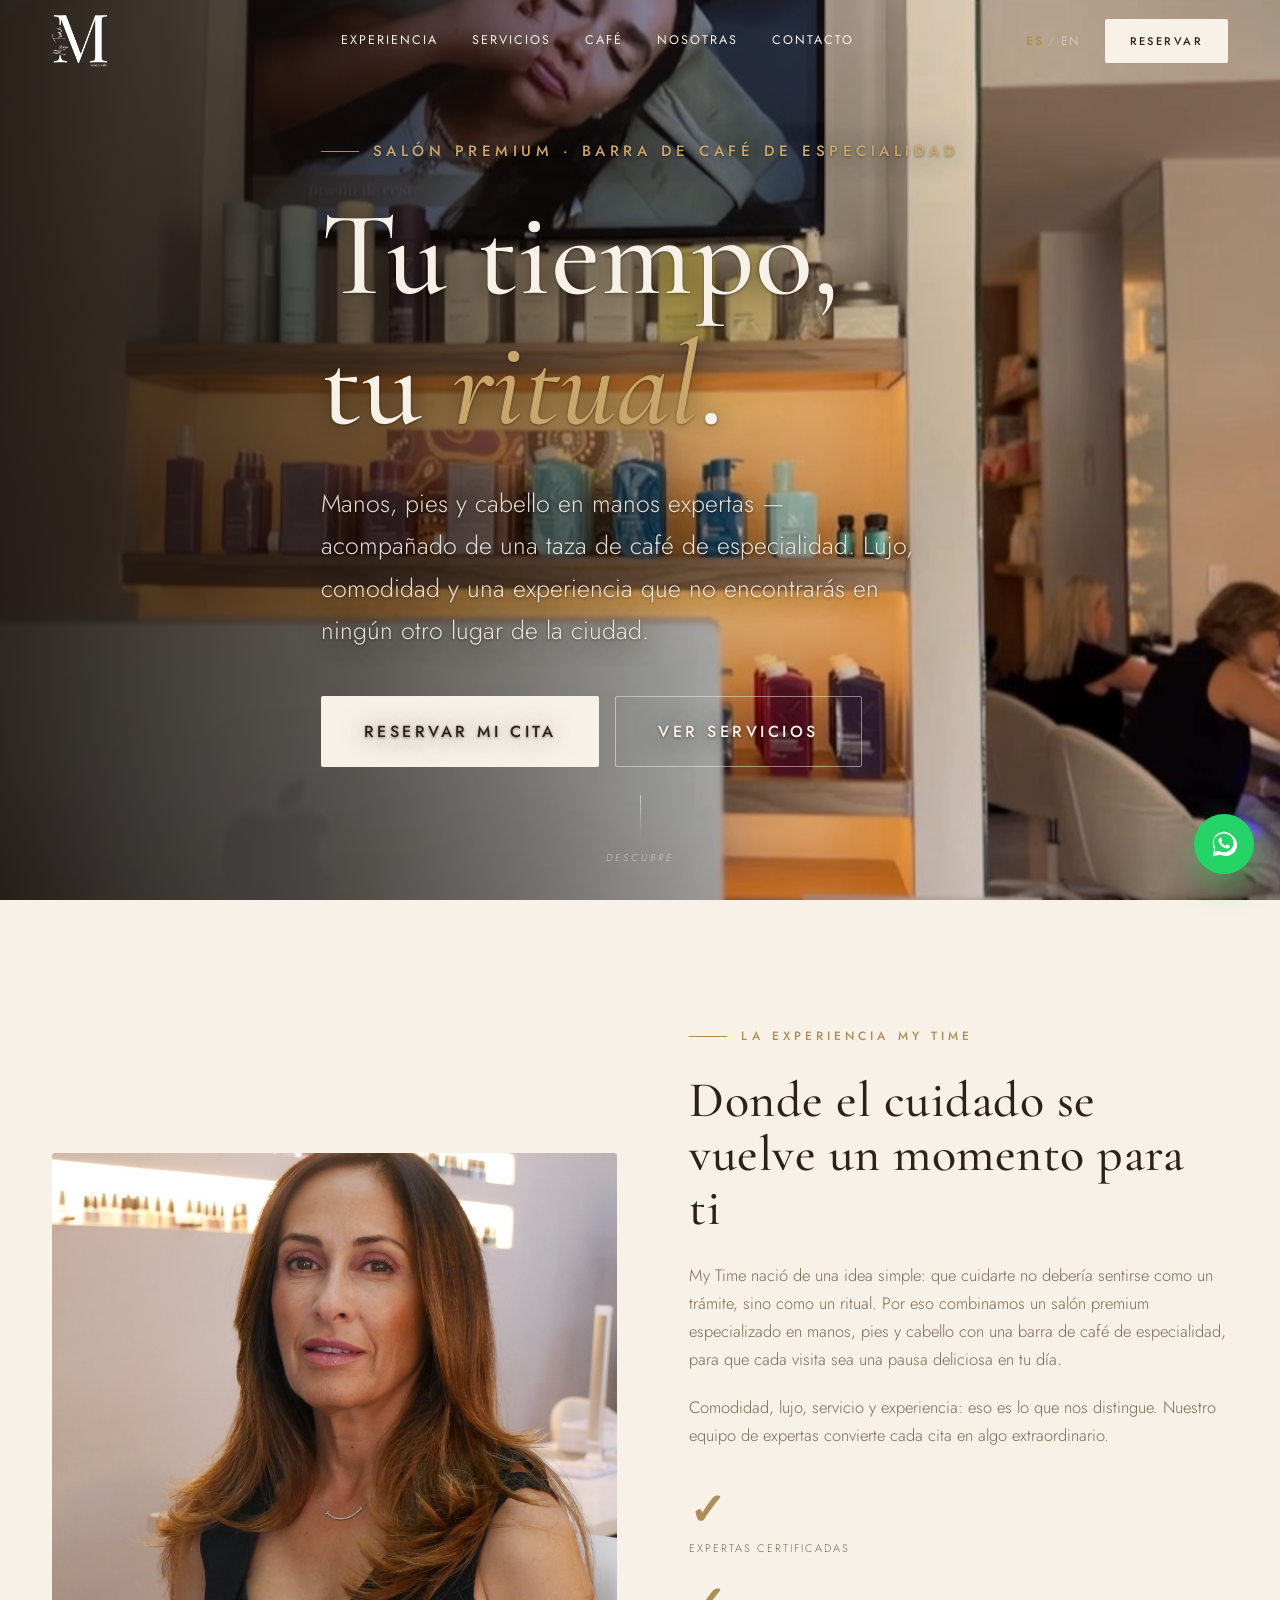
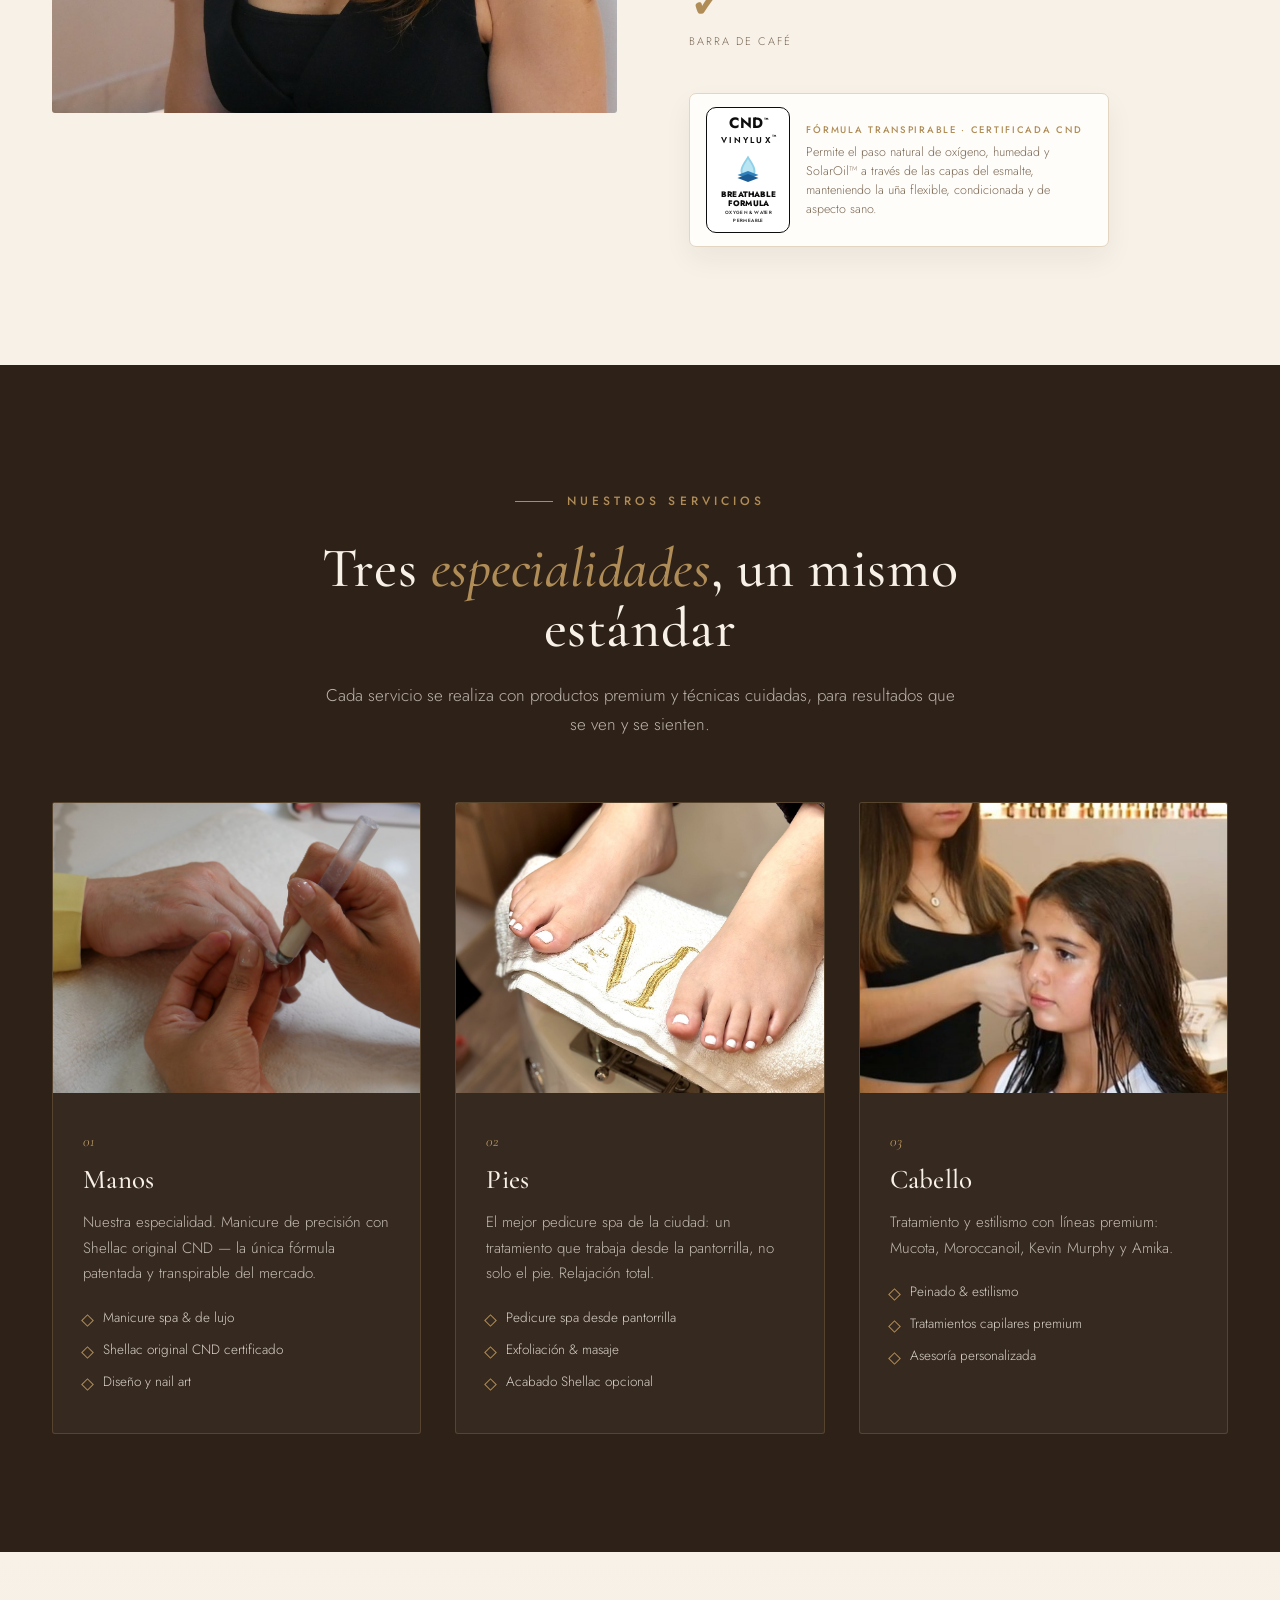
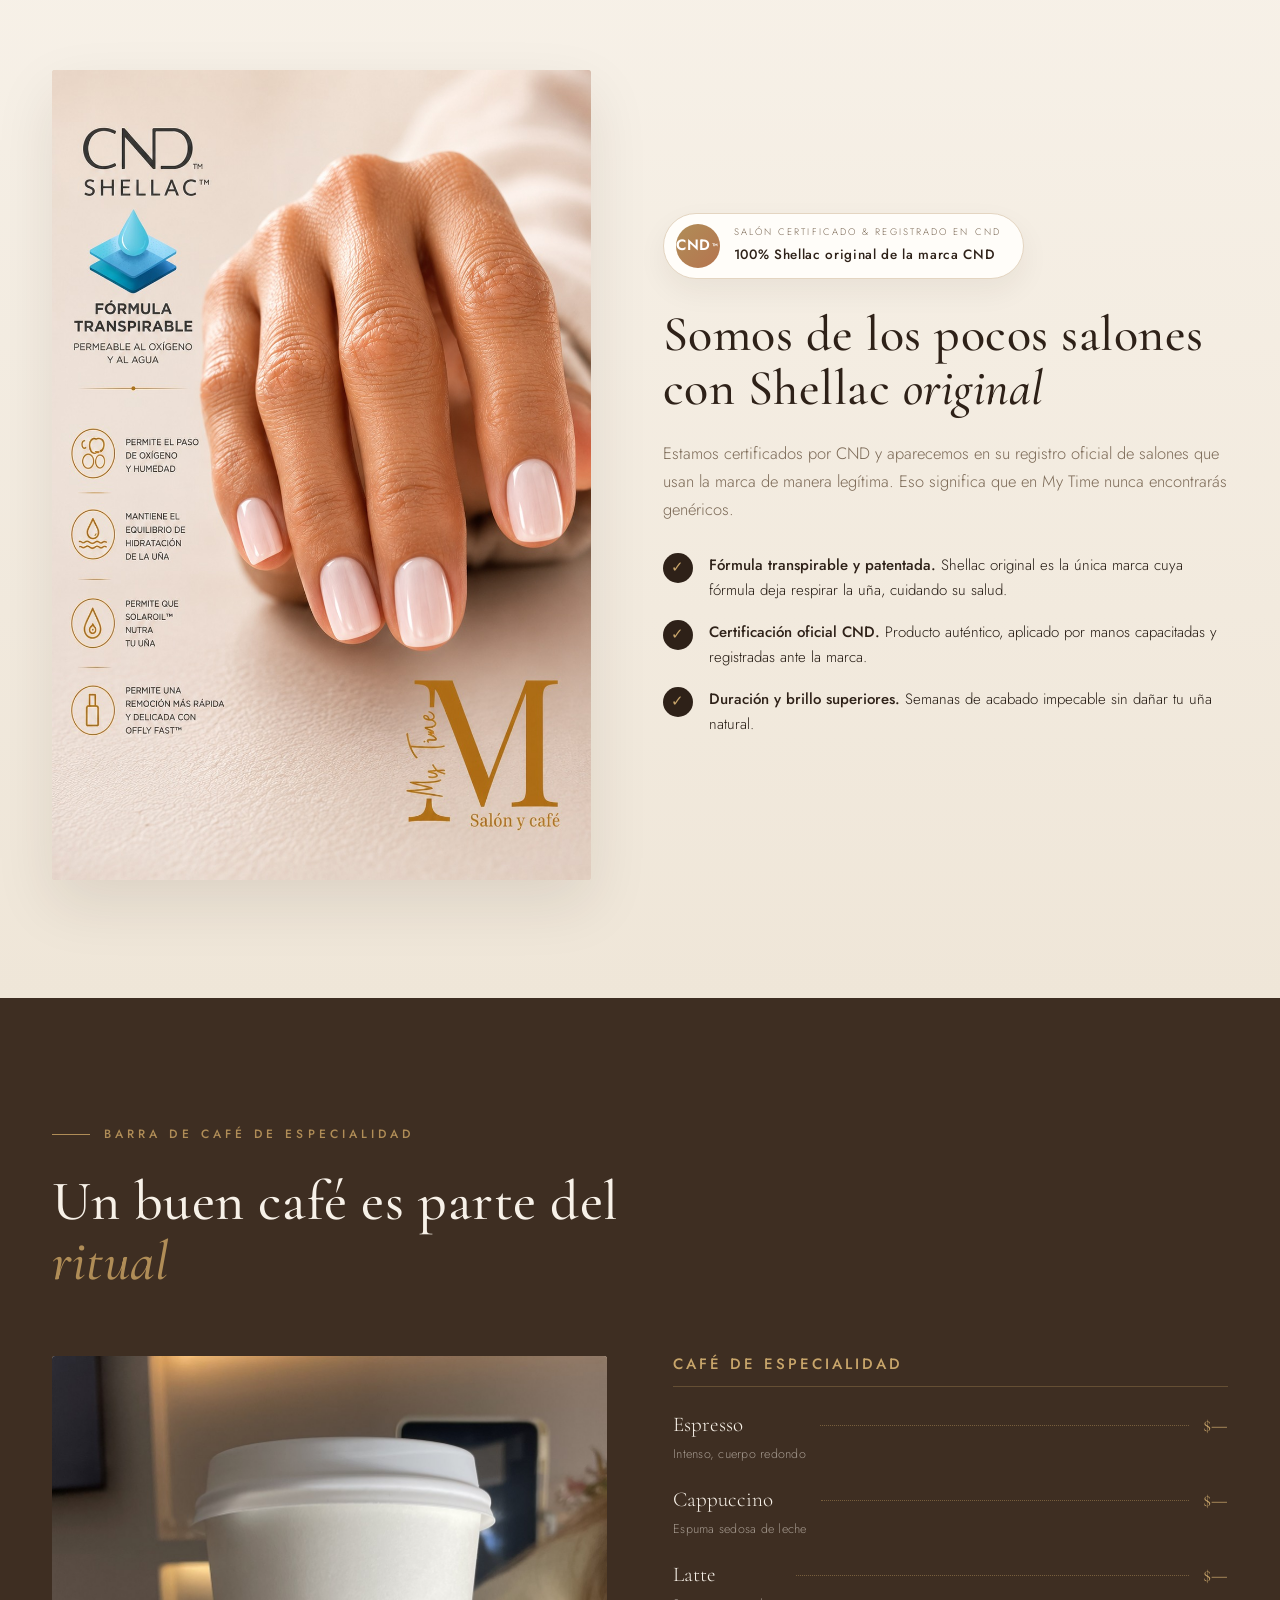
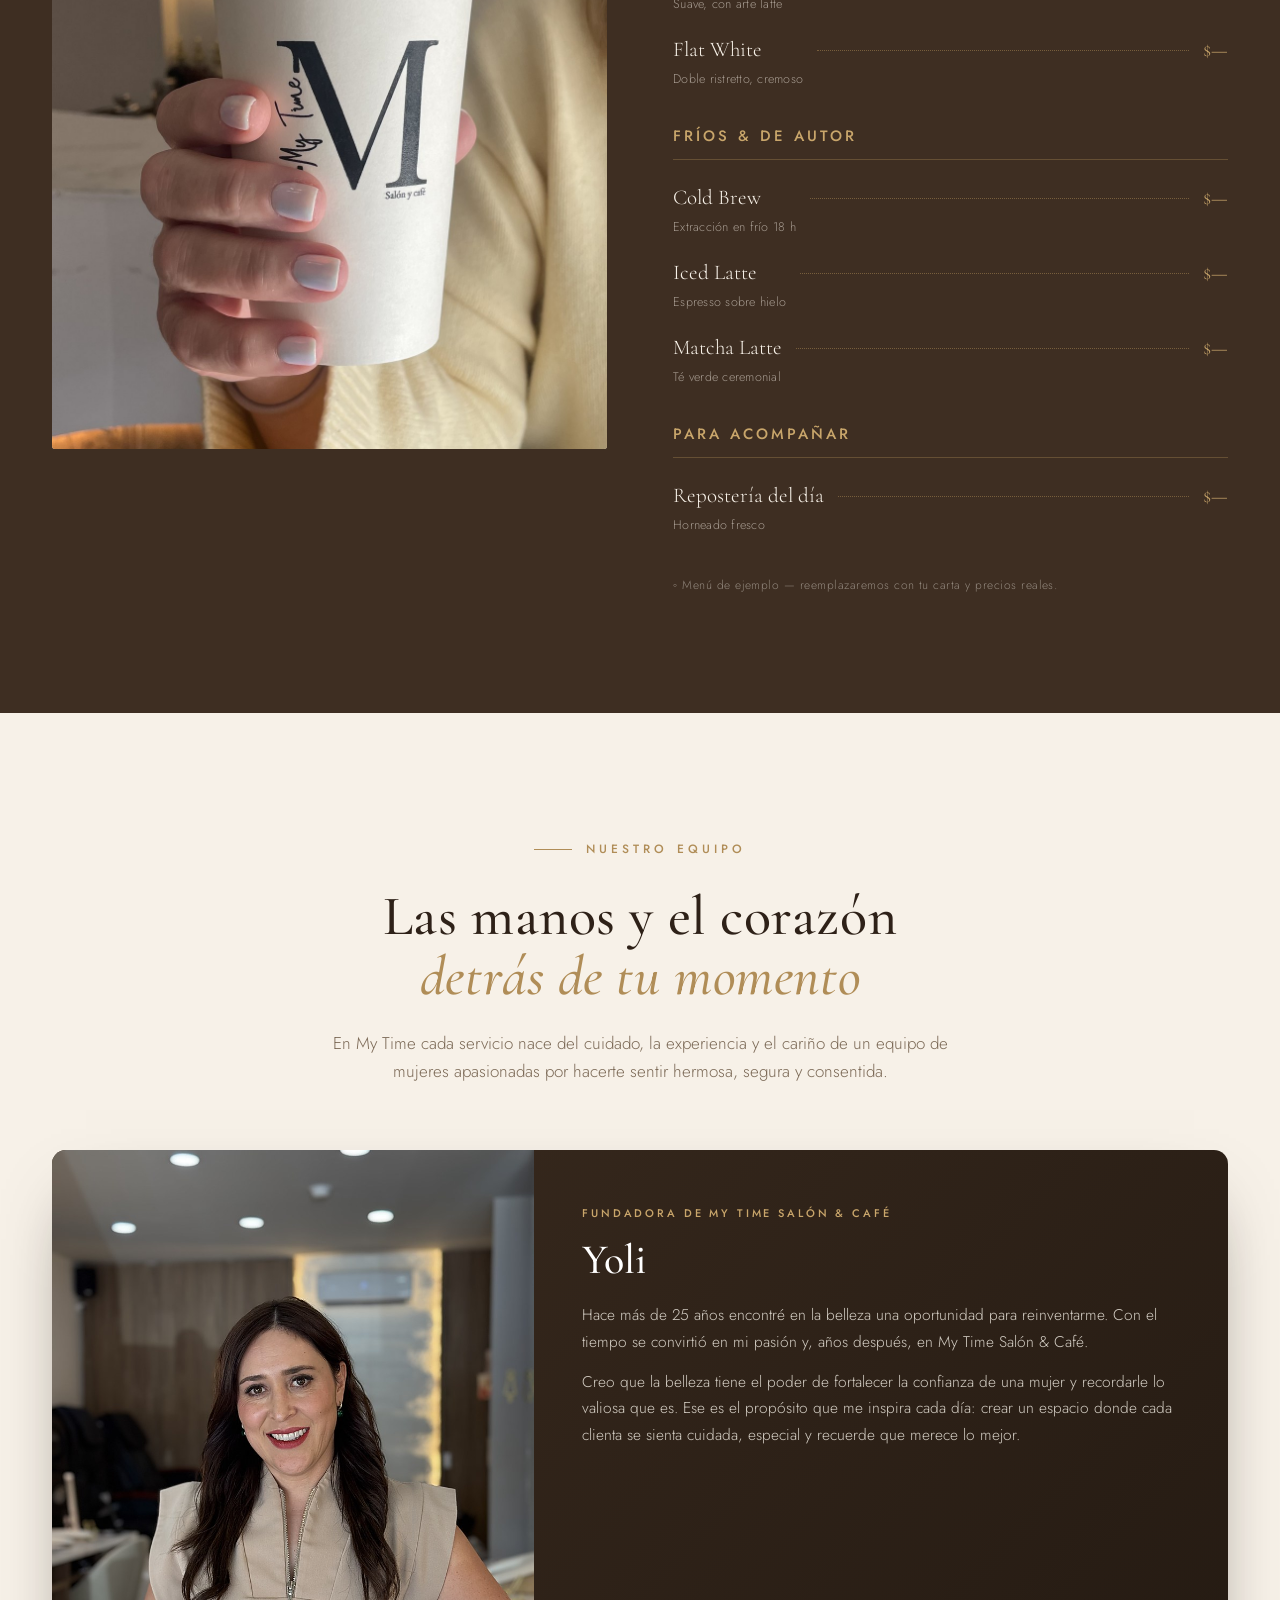
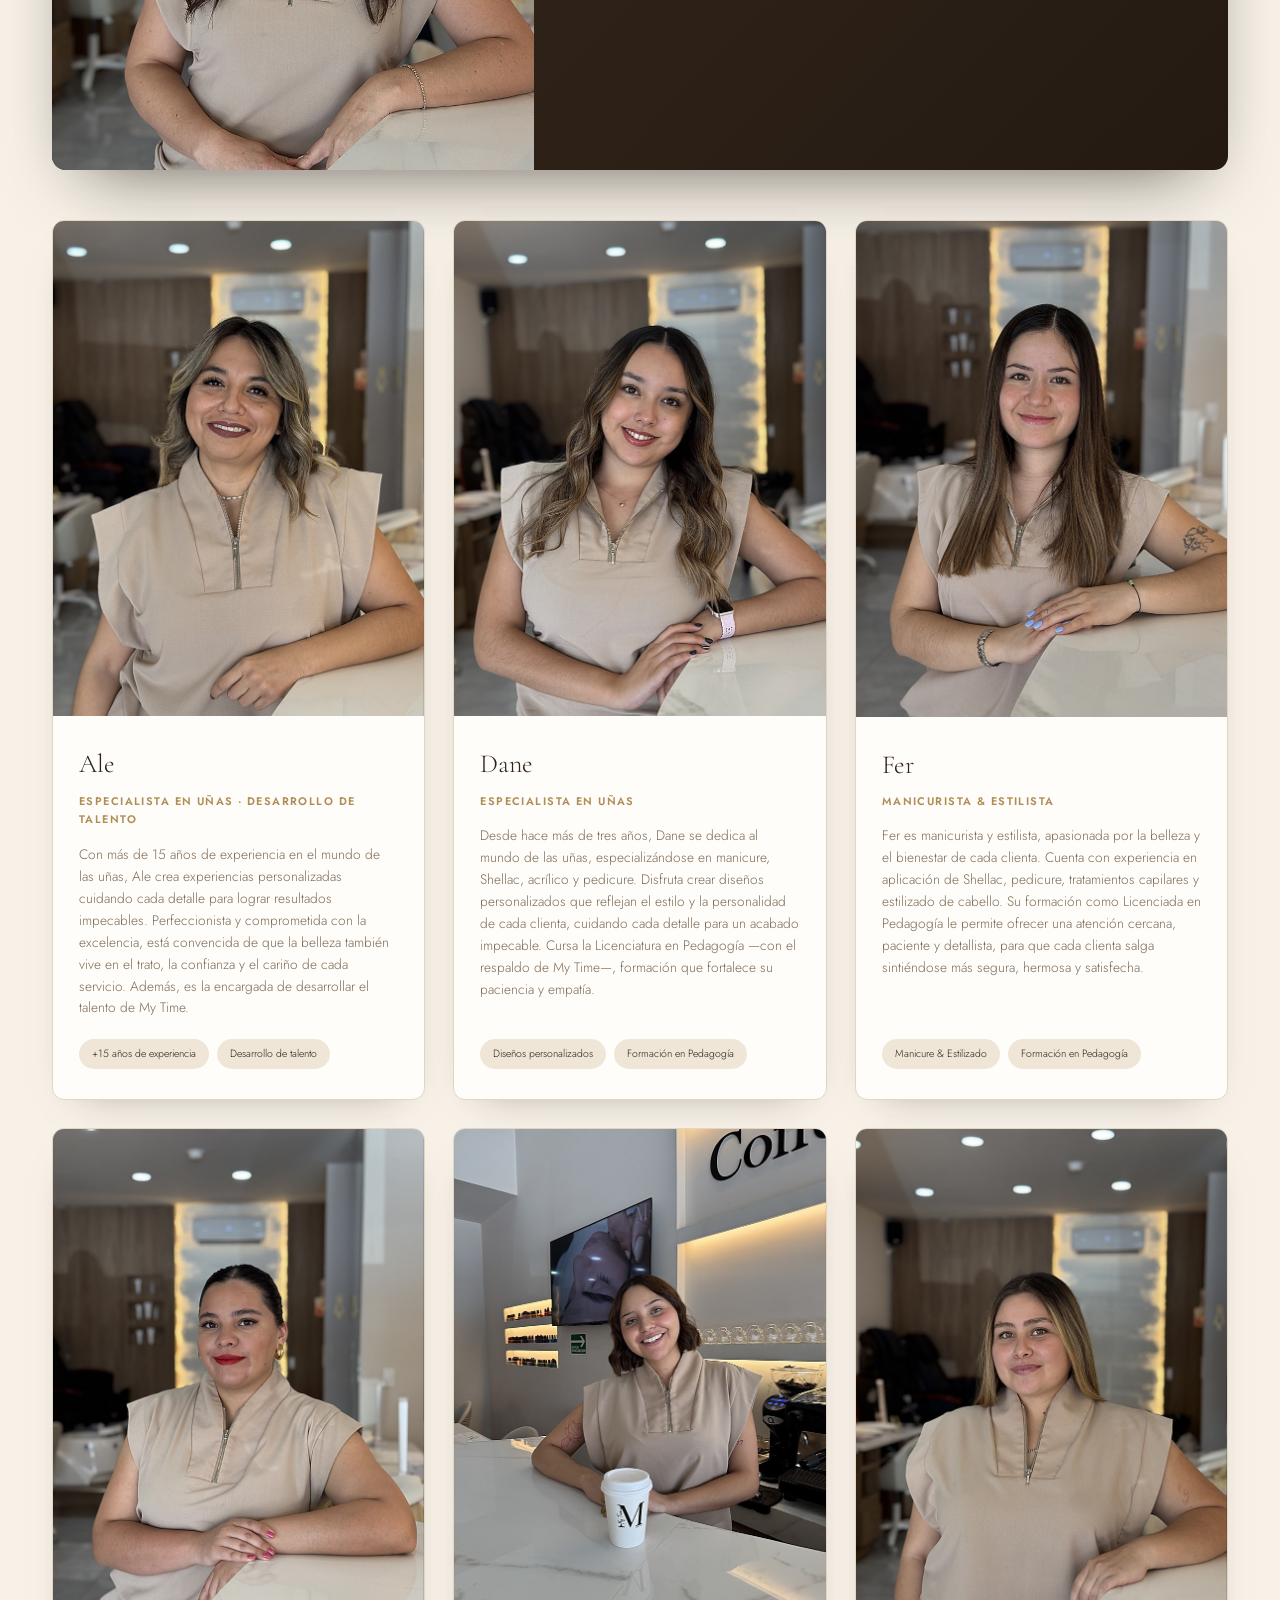
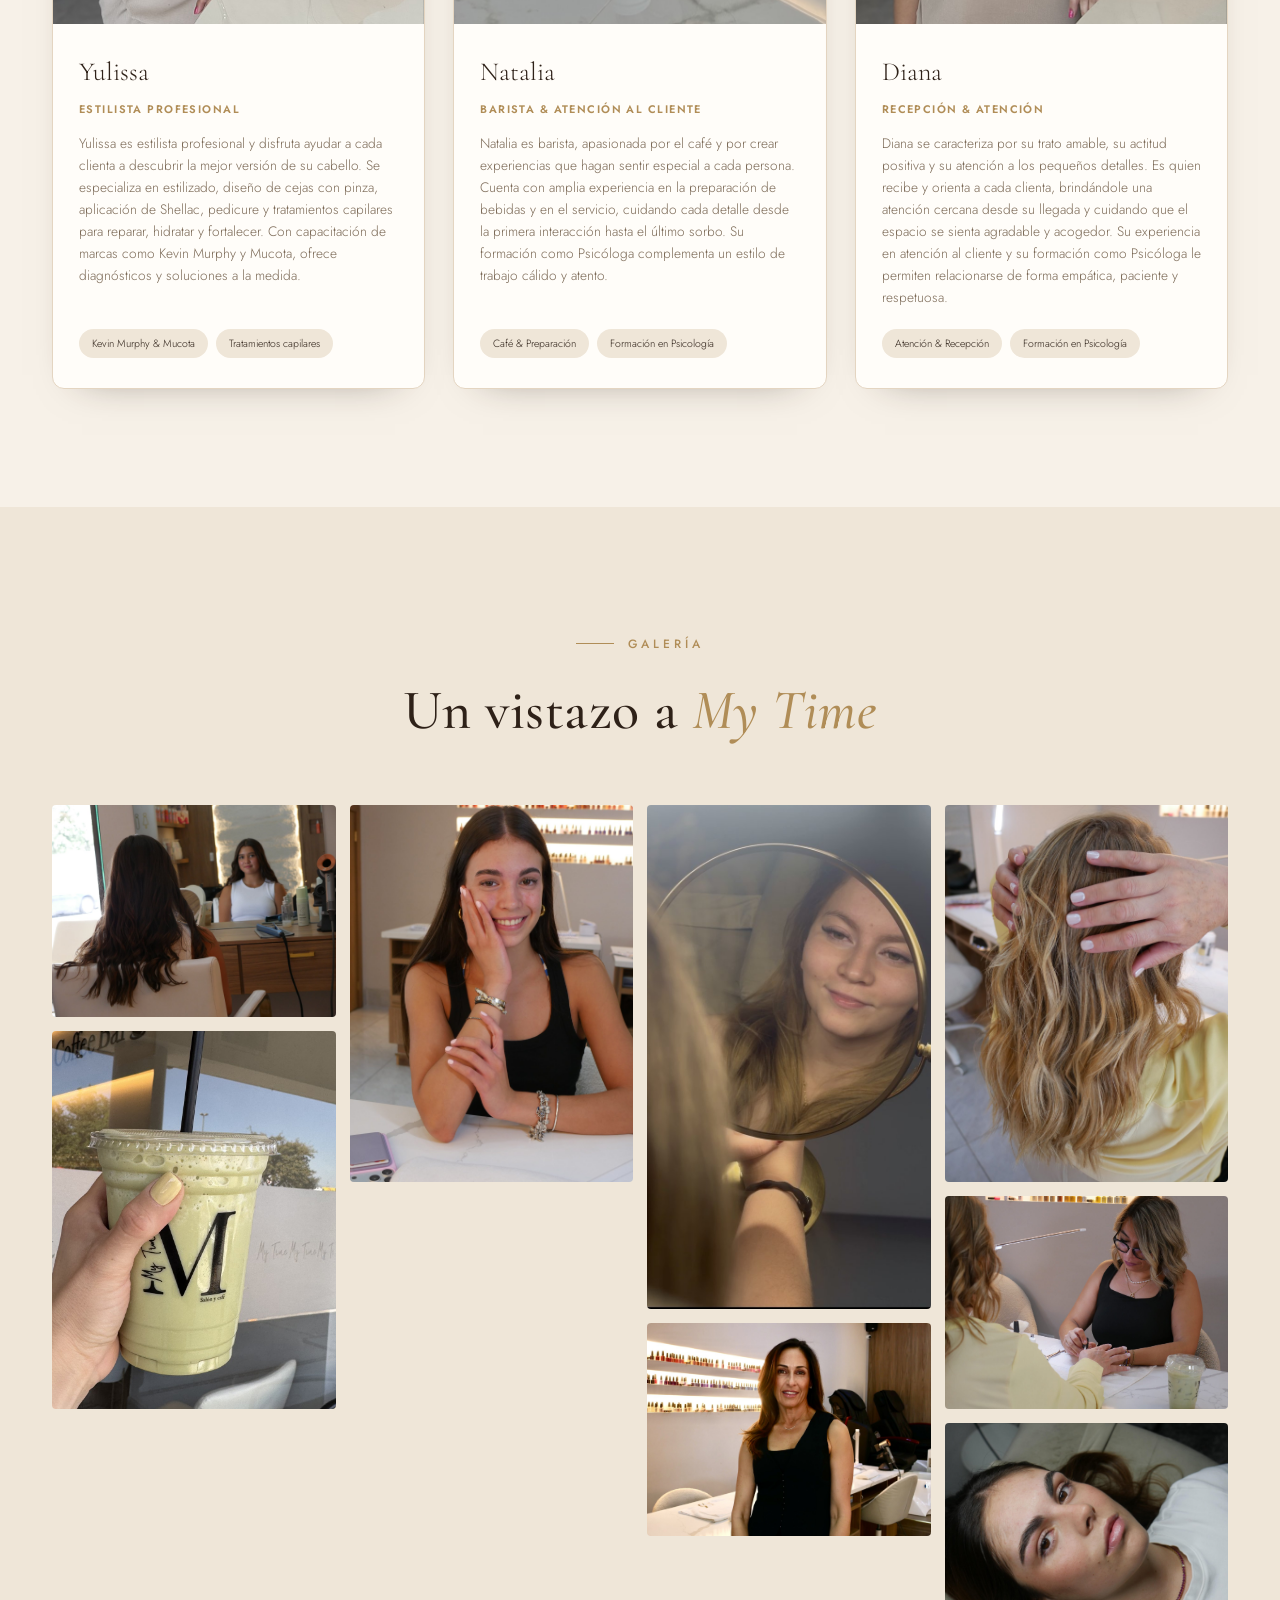
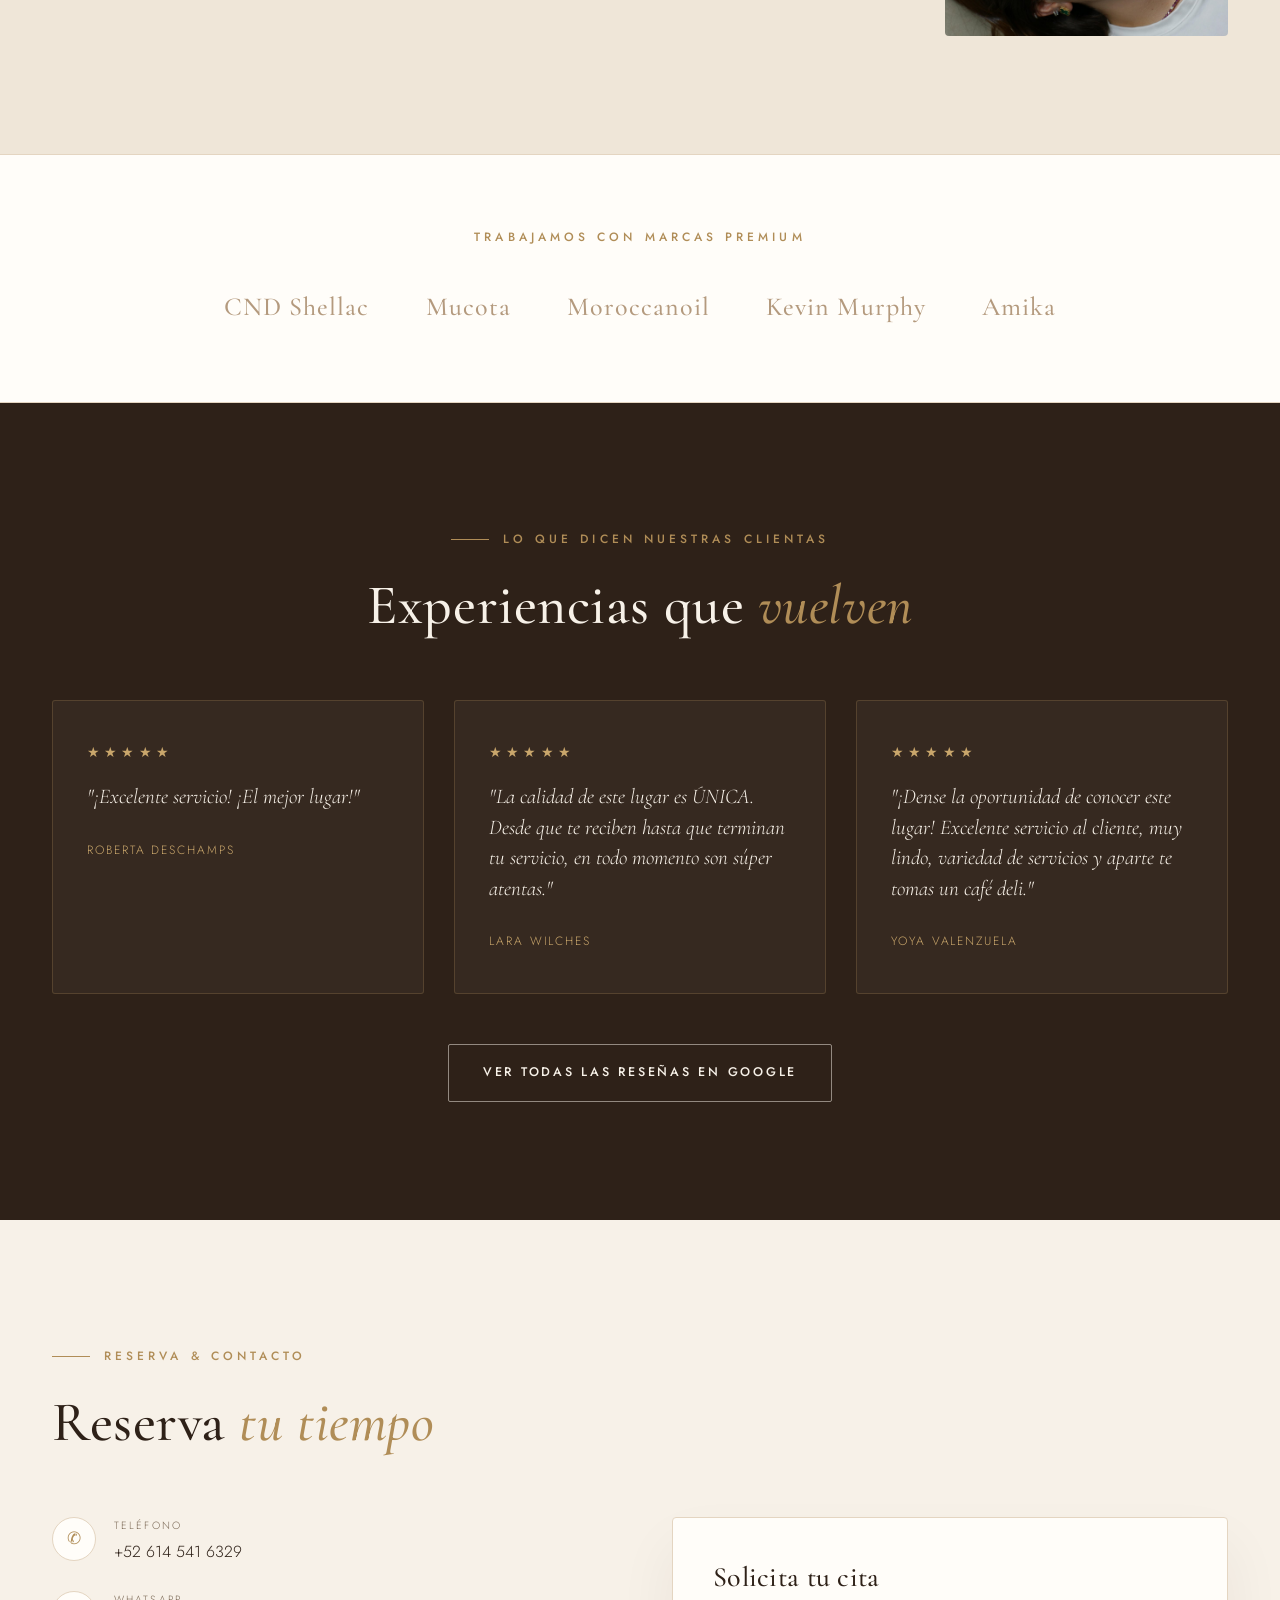
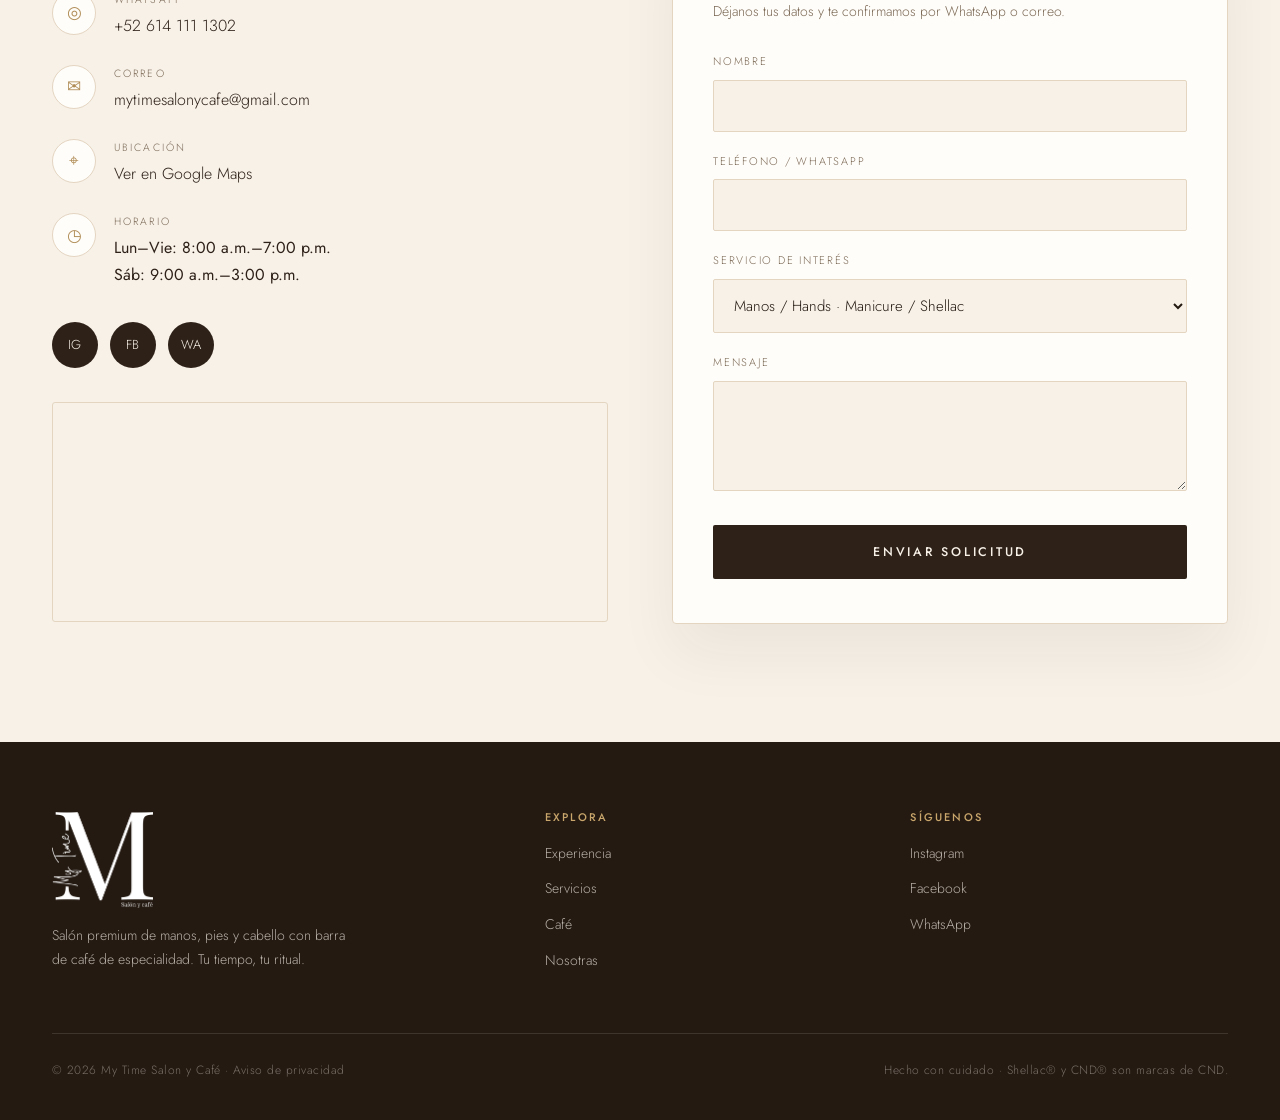
<file: index.html>
<!DOCTYPE html>
<html lang="es">
<head>
<meta charset="UTF-8">
<meta name="viewport" content="width=device-width, initial-scale=1.0">
<title>My Time Salon y Café · Salón premium & barra de café de especialidad</title>
<meta name="description" content="Salón premium de manos, pies y cabello con barra de café de especialidad. Shellac original CND certificado, pedicure spa y marcas premium. Una experiencia extraordinaria.">
<link rel="preconnect" href="https://fonts.googleapis.com">
<link rel="preconnect" href="https://fonts.gstatic.com" crossorigin>
<link href="https://fonts.googleapis.com/css2?family=Cormorant+Garamond:ital,wght@0,400;0,500;0,600;1,400&family=Jost:wght@300;400;500;600&family=Pinyon+Script&display=swap" rel="stylesheet">
<style>
:root{
  --cream:#F7F1E8;
  --cream-2:#EFE6D8;
  --sand:#E4D5C1;
  --taupe:#B49A7E;
  --brass:#B08D57;
  --brass-2:#C9A66B;
  --espresso:#2E2118;
  --espresso-2:#3E2E22;
  --terra:#B5744F;
  --ink:#241A12;
  --muted:#7C6A57;
  --white:#FFFDF9;
  --serif:'Cormorant Garamond',Georgia,serif;
  --sans:'Jost',-apple-system,Segoe UI,sans-serif;
  --maxw:1240px;
  --logo:url("[data-uri]");
}
*{margin:0;padding:0;box-sizing:border-box}
html{scroll-behavior:smooth}
body{
  font-family:var(--sans);
  background:var(--cream);
  color:var(--ink);
  font-weight:300;
  line-height:1.7;
  -webkit-font-smoothing:antialiased;
  overflow-x:hidden;
}
h1,h2,h3,h4{font-family:var(--serif);font-weight:500;line-height:1.08;letter-spacing:.01em}
img{max-width:100%;display:block}
a{color:inherit;text-decoration:none}
.wrap{max-width:var(--maxw);margin:0 auto;padding:0 32px}
.label{font-family:var(--sans);font-size:12px;letter-spacing:.34em;text-transform:uppercase;font-weight:500;color:var(--brass)}
.eyebrow{display:inline-flex;align-items:center;gap:14px;margin-bottom:26px}
.eyebrow::before{content:"";width:38px;height:1px;background:var(--brass)}
.btn{
  display:inline-flex;align-items:center;gap:10px;
  font-family:var(--sans);font-size:12.5px;letter-spacing:.22em;text-transform:uppercase;font-weight:500;
  padding:17px 34px;border-radius:2px;cursor:pointer;border:1px solid transparent;
  transition:.35s ease;
}
.btn-solid{background:var(--espresso);color:var(--cream)}
.btn-solid:hover{background:var(--brass);color:#fff}
.btn-ghost{background:transparent;border-color:currentColor;color:var(--espresso)}
.btn-ghost:hover{background:var(--espresso);color:var(--cream);border-color:var(--espresso)}
.btn-light{background:var(--cream);color:var(--espresso)}
.btn-light:hover{background:var(--brass);color:#fff}

/* ---------- placeholder media ---------- */
.ph{position:relative;overflow:hidden;background:linear-gradient(135deg,#e9dcc8,#d8c3a6 45%,#c2a583);isolation:isolate}
.ph::after{
  content:attr(data-ph);position:absolute;inset:0;display:flex;align-items:center;justify-content:center;
  text-align:center;padding:24px;font-family:var(--sans);font-size:11px;letter-spacing:.24em;text-transform:uppercase;
  color:rgba(46,33,24,.55);font-weight:500;line-height:2;
}
.ph::before{
  content:"";position:absolute;inset:0;
  background:
    radial-gradient(circle at 30% 25%,rgba(255,255,255,.35),transparent 42%),
    radial-gradient(circle at 78% 80%,rgba(46,33,24,.14),transparent 46%);
  mix-blend-mode:overlay;
}
.ph-dark{background:linear-gradient(140deg,#3a2b1f,#2a1e15 55%,#1c130d)}
.ph-dark::after{color:rgba(247,241,232,.5)}

/* ---------- nav ---------- */
header{position:fixed;top:0;left:0;width:100%;z-index:100;transition:.4s ease}
header.scrolled{background:rgba(247,241,232,.94);backdrop-filter:blur(12px);box-shadow:0 1px 0 rgba(46,33,24,.08)}
.nav{display:flex;align-items:center;justify-content:space-between;height:82px}
.brand{display:flex;flex-direction:column;line-height:1;color:var(--cream);transition:.4s}
.scrolled .brand{color:var(--espresso)}
.brand-logo{display:block;width:120px;height:52px;background:var(--logo) left center/contain no-repeat;filter:brightness(0) invert(1);transition:.4s}
.scrolled .brand-logo{filter:none}
.foot-logo{display:block;width:104px;height:96px;background:var(--logo) left center/contain no-repeat;filter:brightness(0) invert(1);margin-bottom:6px}
.brand .bm{font-family:'Pinyon Script',cursive;font-size:34px;font-weight:400;letter-spacing:.01em;line-height:.9}
.brand .bs{font-family:var(--sans);font-size:9px;letter-spacing:.44em;text-transform:uppercase;margin-top:2px;opacity:.85;padding-left:2px}
.nav-links{display:flex;align-items:center;gap:34px}
.nav-links a.navlink{font-size:12.5px;letter-spacing:.16em;text-transform:uppercase;font-weight:400;color:var(--cream);transition:.3s;position:relative}
.scrolled .nav-links a.navlink{color:var(--espresso)}
.nav-links a.navlink::after{content:"";position:absolute;left:0;bottom:-6px;width:0;height:1px;background:var(--brass);transition:.3s}
.nav-links a.navlink:hover::after{width:100%}
.nav-links a.navlink:hover{color:var(--brass-2)}
.lang{display:flex;gap:2px;align-items:center;font-size:12px;letter-spacing:.12em;color:var(--cream)}
.scrolled .lang{color:var(--espresso)}
.lang button{background:none;border:none;color:inherit;cursor:pointer;font-family:var(--sans);font-size:12px;letter-spacing:.12em;opacity:.5;padding:2px 3px;transition:.25s}
.lang button.active{opacity:1;color:var(--brass);font-weight:600}
.nav-cta{padding:12px 24px;font-size:11px}
.burger{display:none;flex-direction:column;gap:5px;background:none;border:none;cursor:pointer;padding:6px}
.burger span{width:24px;height:2px;background:var(--cream);transition:.3s}
.scrolled .burger span{background:var(--espresso)}

/* ---------- hero ---------- */
.hero{position:relative;min-height:100vh;display:flex;align-items:center;color:var(--cream);overflow:hidden}
.hero-photo{position:absolute;inset:0;z-index:-2}
.hero-photo img,.hero-photo video{width:100%;height:100%;object-fit:cover;object-position:center;display:block}
.hero::before{content:"";position:absolute;inset:0;z-index:-1;background:linear-gradient(90deg,rgba(18,12,8,.86) 0%,rgba(18,12,8,.6) 28%,rgba(18,12,8,.2) 55%,transparent 80%)}
.hero-inner{text-shadow:0 2px 26px rgba(15,10,6,.6),0 1px 3px rgba(15,10,6,.4)}
.hero-media{position:absolute;inset:0;z-index:-2;background:linear-gradient(150deg,#3a2b1f,#2a1e15 50%,#17100b)}
.hero-media::after{content:attr(data-ph);position:absolute;bottom:22px;right:26px;font-size:10px;letter-spacing:.2em;text-transform:uppercase;color:rgba(247,241,232,.4)}
.hero-media .grain{position:absolute;inset:0;opacity:.5;background:
  radial-gradient(circle at 22% 30%,rgba(176,141,87,.32),transparent 45%),
  radial-gradient(circle at 82% 70%,rgba(181,116,79,.28),transparent 50%);
  animation:drift 18s ease-in-out infinite alternate}
@keyframes drift{from{transform:scale(1) translate(0,0)}to{transform:scale(1.12) translate(-2%,-2%)}}
.hero-inner{max-width:760px}
.hero h1{font-size:clamp(60px,9.4vw,120px);font-weight:500;letter-spacing:.005em}
.hero h1 em{font-style:italic;color:var(--brass-2)}
.hero p.sub{font-size:clamp(21px,2vw,25px);font-weight:300;max-width:600px;margin:32px 0 44px;color:rgba(247,241,232,.9)}
.hero .label{font-size:15px;letter-spacing:.3em}
.hero .hero-cta .btn{font-size:16px;padding:21px 42px}
.hero .label{color:var(--brass-2)}
.hero-cta{display:flex;gap:16px;flex-wrap:wrap}
.scroll-hint{position:absolute;bottom:34px;left:50%;transform:translateX(-50%);font-size:10px;letter-spacing:.3em;text-transform:uppercase;color:rgba(247,241,232,.6);display:flex;flex-direction:column;align-items:center;gap:10px;z-index:3}
.scroll-hint span{width:1px;height:44px;background:linear-gradient(rgba(247,241,232,.6),transparent);animation:pulse 2.2s infinite}
@keyframes pulse{0%,100%{opacity:.3}50%{opacity:1}}

/* ---------- sections ---------- */
section{position:relative}
.sec{padding:118px 0}
.sec-head{max-width:640px;margin-bottom:64px}
.sec-head.center{margin-left:auto;margin-right:auto;text-align:center}
.sec-head.center .eyebrow{justify-content:center}
.sec-title{font-size:clamp(34px,4.6vw,56px);color:var(--espresso)}
.sec-title em{font-style:italic;color:var(--brass)}
.sec-intro{font-size:17px;color:var(--muted);margin-top:22px}

/* intro / experience */
.exp{background:var(--cream)}
.exp-grid{display:grid;grid-template-columns:1.05fr 1fr;gap:72px;align-items:center}
.exp-media{height:560px;border-radius:3px}
.exp-copy h2{font-size:clamp(32px,4vw,50px);color:var(--espresso);margin-bottom:26px}
.exp-copy p{color:var(--muted);margin-bottom:20px;font-size:16.5px}
.exp-stats{display:flex;gap:44px;margin-top:40px;flex-wrap:wrap}
.exp-stats .st b{font-family:var(--serif);font-size:44px;color:var(--brass);font-weight:600;display:block;line-height:1}
.exp-stats .st small{font-size:11px;letter-spacing:.18em;text-transform:uppercase;color:var(--muted)}

/* services */
.services{background:var(--espresso);color:var(--cream)}
.services .sec-title,.services .exp-copy h2{color:var(--cream)}
.services .sec-intro{color:rgba(247,241,232,.7)}
.svc-grid{display:grid;grid-template-columns:repeat(3,1fr);gap:34px}
.svc{background:rgba(247,241,232,.04);border:1px solid rgba(176,141,87,.28);border-radius:3px;overflow:hidden;transition:.4s;display:flex;flex-direction:column}
.svc:hover{transform:translateY(-8px);border-color:var(--brass);background:rgba(247,241,232,.07)}
.svc-media{height:290px}
.svc-media video{width:100%;height:100%;object-fit:cover;display:block}
.svc-body{padding:34px 30px 40px}
.svc-body .num{font-family:var(--serif);font-size:15px;color:var(--brass-2);font-style:italic}
.svc-body h3{font-size:27px;margin:10px 0 16px;color:var(--cream)}
.svc-body p{font-size:15px;color:rgba(247,241,232,.72);margin-bottom:20px}
.svc-body ul{list-style:none;display:flex;flex-direction:column;gap:9px}
.svc-body li{font-size:13.5px;color:rgba(247,241,232,.85);padding-left:20px;position:relative}
.svc-body li::before{content:"";position:absolute;left:0;top:9px;width:7px;height:7px;border:1px solid var(--brass);transform:rotate(45deg)}

/* shellac feature */
.shellac{background:linear-gradient(180deg,var(--cream),var(--cream-2))}
.shellac-grid{display:grid;grid-template-columns:1fr 1.05fr;gap:72px;align-items:center}
.shellac-media{border-radius:3px;align-self:center}
.shellac-media img{width:100%;height:auto;display:block;border-radius:3px;box-shadow:0 24px 60px rgba(46,33,24,.1)}
.badge-cert{display:inline-flex;align-items:center;gap:14px;background:var(--white);border:1px solid var(--sand);border-radius:60px;padding:10px 22px 10px 12px;margin-bottom:28px;box-shadow:0 12px 30px rgba(46,33,24,.06)}
.badge-cert .seal{width:44px;height:44px;border-radius:50%;background:linear-gradient(135deg,var(--brass),var(--terra));display:flex;align-items:center;justify-content:center;color:#fff;font-family:var(--serif);font-size:19px;font-weight:600}
.badge-cert div small{display:block;font-size:9.5px;letter-spacing:.22em;text-transform:uppercase;color:var(--muted)}
.badge-cert div b{font-size:13.5px;letter-spacing:.05em;color:var(--espresso);font-weight:500}
.shellac-copy h2{font-size:clamp(32px,4vw,50px);color:var(--espresso);margin-bottom:24px}
.shellac-copy p{color:var(--muted);margin-bottom:18px;font-size:16.5px}
.shellac-points{margin-top:30px;display:flex;flex-direction:column;gap:16px}
.shellac-points .pt{display:flex;gap:16px;align-items:flex-start}
.shellac-points .pt i{flex:none;width:30px;height:30px;border-radius:50%;background:var(--espresso);color:var(--brass-2);display:flex;align-items:center;justify-content:center;font-style:normal;font-family:var(--serif);font-size:15px}
.shellac-points .pt p{margin:0;font-size:15px;color:var(--ink)}
.shellac-points .pt p b{font-weight:500;color:var(--espresso)}

/* cafe */
.cafe{background:var(--espresso-2);color:var(--cream)}
.cafe .sec-title{color:var(--cream)}
.cafe .sec-intro{color:rgba(247,241,232,.72)}
.cafe-grid{display:grid;grid-template-columns:1fr 1fr;gap:66px;align-items:start}
.cafe-media{border-radius:3px;position:sticky;top:100px;align-self:start}
.cafe-media img{width:100%;height:auto;display:block;border-radius:3px}
.menu-cat{margin-bottom:38px}
.menu-cat h3{font-size:15px;letter-spacing:.2em;text-transform:uppercase;color:var(--brass-2);font-family:var(--sans);font-weight:500;padding-bottom:14px;border-bottom:1px solid rgba(176,141,87,.35);margin-bottom:20px}
.menu-item{display:flex;align-items:baseline;gap:14px;margin-bottom:16px}
.menu-item .mi-name{font-family:var(--serif);font-size:21px;color:var(--cream)}
.menu-item .mi-desc{font-size:12.5px;color:rgba(247,241,232,.55);display:block;margin-top:2px;letter-spacing:.02em;font-family:var(--sans)}
.menu-item .mi-dots{flex:1;border-bottom:1px dotted rgba(176,141,87,.5);transform:translateY(-5px)}
.menu-item .mi-price{font-family:var(--serif);font-size:20px;color:var(--brass-2)}
.menu-note{margin-top:14px;font-size:12px;color:rgba(247,241,232,.45);letter-spacing:.04em}

/* team */
.team{background:var(--cream)}
.team-grid{display:grid;grid-template-columns:repeat(4,1fr);gap:26px}
.member{text-align:left}
.member-media{height:340px;border-radius:3px;margin-bottom:20px;transition:.4s}
.member:hover .member-media{transform:translateY(-6px)}
.member h3{font-size:23px;color:var(--espresso)}
.member .role{font-size:11px;letter-spacing:.18em;text-transform:uppercase;color:var(--brass);margin-top:5px}
.member p{font-size:14px;color:var(--muted);margin-top:12px}

/* gallery */
.gallery{background:var(--cream-2)}
.gal-grid{column-count:4;column-gap:14px}
.gal-item{break-inside:avoid;margin:0 0 14px;border-radius:4px;overflow:hidden;background-color:#e4d5c1}
.gal-item img{width:100%;height:auto;display:block}

/* brands */
.brands{background:var(--white);padding:72px 0;border-top:1px solid var(--sand);border-bottom:1px solid var(--sand)}
.brands .lab{text-align:center;margin-bottom:38px}
.brand-row{display:flex;flex-wrap:wrap;justify-content:center;align-items:center;gap:20px 56px}
.brand-name{font-family:var(--serif);font-size:26px;letter-spacing:.04em;color:var(--taupe);transition:.3s;font-weight:500}
.brand-name:hover{color:var(--espresso)}

/* testimonials */
.testi{background:var(--espresso);color:var(--cream)}
.testi .sec-title{color:var(--cream)}
.testi-grid{display:grid;grid-template-columns:repeat(3,1fr);gap:30px}
.quote{background:rgba(247,241,232,.04);border:1px solid rgba(176,141,87,.25);border-radius:3px;padding:40px 34px}
.quote .stars{color:var(--brass-2);letter-spacing:.3em;font-size:14px;margin-bottom:18px}
.quote p{font-family:var(--serif);font-size:21px;font-style:italic;color:var(--cream);line-height:1.45;margin-bottom:22px}
.quote .who{font-size:12px;letter-spacing:.16em;text-transform:uppercase;color:var(--brass-2)}

/* contact */
.contact{background:var(--cream)}
.contact-grid{display:grid;grid-template-columns:1fr 1fr;gap:64px}
.contact-info .line{display:flex;gap:18px;margin-bottom:26px;align-items:flex-start}
.contact-info .line i{flex:none;width:44px;height:44px;border-radius:50%;background:var(--white);border:1px solid var(--sand);display:flex;align-items:center;justify-content:center;color:var(--brass);font-style:normal;font-size:17px}
.contact-info .line small{font-size:10.5px;letter-spacing:.2em;text-transform:uppercase;color:var(--muted);display:block;margin-bottom:3px}
.contact-info .line b{font-weight:400;font-size:16px;color:var(--espresso)}
.contact-info .line a{font-size:16px;color:var(--espresso);border-bottom:1px solid transparent;transition:.3s}
.contact-info .line a:hover{border-color:var(--brass);color:var(--brass)}
.socials{display:flex;gap:12px;margin-top:34px}
.socials a{width:46px;height:46px;border-radius:50%;background:var(--espresso);color:var(--cream);display:flex;align-items:center;justify-content:center;transition:.35s;font-size:13px;letter-spacing:.02em}
.socials a:hover{background:var(--brass);transform:translateY(-4px)}
.map-embed{margin-top:34px;height:220px;border-radius:3px;overflow:hidden;border:1px solid var(--sand)}
.form{background:var(--white);border:1px solid var(--sand);border-radius:4px;padding:44px 40px;box-shadow:0 30px 60px rgba(46,33,24,.06)}
.form h3{font-size:28px;color:var(--espresso);margin-bottom:8px}
.form p.fnote{font-size:14px;color:var(--muted);margin-bottom:28px}
.field{margin-bottom:20px}
.field label{display:block;font-size:11px;letter-spacing:.16em;text-transform:uppercase;color:var(--muted);margin-bottom:9px}
.field input,.field select,.field textarea{
  width:100%;padding:14px 16px;border:1px solid var(--sand);background:var(--cream);border-radius:2px;
  font-family:var(--sans);font-size:15px;color:var(--ink);font-weight:300;transition:.3s;
}
.field input:focus,.field select:focus,.field textarea:focus{outline:none;border-color:var(--brass);background:var(--white)}
.field textarea{resize:vertical;min-height:110px}
.form .btn{width:100%;justify-content:center;margin-top:6px}

/* footer */
footer{background:var(--ink);color:rgba(247,241,232,.7);padding:70px 0 40px}
.foot-grid{display:grid;grid-template-columns:1.4fr 1fr 1fr;gap:48px;margin-bottom:48px}
.foot-brand .bm{font-family:'Pinyon Script',cursive;font-size:44px;color:var(--cream);font-weight:400;line-height:1}
.foot-brand p{margin-top:16px;font-size:14px;max-width:300px}
.foot-col h4{font-family:var(--sans);font-size:11px;letter-spacing:.2em;text-transform:uppercase;color:var(--brass-2);margin-bottom:18px;font-weight:500}
.foot-col a{display:block;font-size:14px;margin-bottom:12px;transition:.3s}
.foot-col a:hover{color:var(--brass-2)}
.foot-bottom{border-top:1px solid rgba(247,241,232,.12);padding-top:26px;display:flex;justify-content:space-between;flex-wrap:wrap;gap:12px;font-size:12px;letter-spacing:.04em;color:rgba(247,241,232,.4)}

/* whatsapp float */
.wa-float{position:fixed;bottom:26px;right:26px;z-index:90;width:60px;height:60px;border-radius:50%;background:#25D366;display:flex;align-items:center;justify-content:center;box-shadow:0 12px 30px rgba(37,211,102,.4);transition:.35s;color:#fff}
.wa-float:hover{transform:scale(1.08)}
.wa-float svg{width:30px;height:30px;fill:#fff}

/* cnd breathable credential */
.stats-row{display:flex;align-items:center;gap:40px;flex-wrap:wrap;margin-top:40px}
.stats-row .exp-stats{flex-direction:column;gap:22px;margin:0}
.cnd-cred{display:flex;align-items:center;gap:16px;margin:0;padding:13px 16px;background:var(--white);border:1px solid var(--sand);border-radius:7px;max-width:420px;box-shadow:0 12px 28px rgba(46,33,24,.06)}
.cnd-badge{flex:none;width:84px;border:1.5px solid #0d0d0d;border-radius:10px;padding:8px 6px 7px;text-align:center;background:#fff}
.cnd-badge .b1{font-family:var(--sans);font-weight:700;font-size:15px;letter-spacing:.02em;color:#0d0d0d;line-height:.95}
.cnd-badge .b1 sup,.cnd-badge .b2 sup{font-size:6px;vertical-align:super}
.cnd-badge .b2{font-family:var(--sans);font-weight:600;font-size:8.5px;letter-spacing:.24em;color:#0d0d0d;margin-top:1px;padding-left:.24em}
.cnd-drop{width:32px;height:32px;display:block;margin:6px auto 5px}
.cnd-badge .b3{font-family:var(--sans);font-weight:800;font-size:8px;letter-spacing:.02em;color:#0d0d0d;line-height:1.1}
.cnd-badge .b4{font-family:var(--sans);font-size:4.6px;font-weight:600;letter-spacing:.08em;color:#333;margin-top:2px}
.cnd-cred .cc-text small{font-size:9.5px;letter-spacing:.18em;text-transform:uppercase;color:var(--brass);display:block;margin-bottom:5px;font-weight:500}
.cnd-cred .cc-text p{font-size:12.5px;color:var(--muted);margin:0;line-height:1.5}
@media(max-width:560px){.cnd-cred{flex-direction:column;text-align:center;max-width:340px}}

/* team · fundadora + colaboradoras */
.founder{margin-bottom:50px}
.founder-card{display:grid;grid-template-columns:.82fr 1.18fr;background:linear-gradient(135deg,#3a2b1f,#241a12);border-radius:14px;overflow:hidden;box-shadow:0 30px 70px -34px rgba(20,14,9,.7)}
.founder-photo{min-height:620px;background-color:#241a15;background-image:radial-gradient(circle at 32% 30%,rgba(176,141,87,.25),transparent 60%),linear-gradient(160deg,#4a382a,#241a15);display:flex;align-items:center;justify-content:center}
.founder-body{padding:54px 48px;color:#f0e7dd}
.founder-body .role{font-size:11px;letter-spacing:.26em;text-transform:uppercase;color:var(--brass-2);font-weight:500;margin-bottom:14px}
.founder-body h3{font-family:var(--serif);font-size:clamp(30px,3.4vw,42px);color:#fff;margin-bottom:20px;font-weight:500}
.founder-body p{color:rgba(247,241,232,.82);margin-bottom:14px;font-size:15.5px}
.tm-grid{display:grid;grid-template-columns:repeat(3,1fr);gap:28px}
.tm-card{background:var(--white);border:1px solid var(--sand);border-radius:12px;overflow:hidden;display:flex;flex-direction:column;transition:.35s;box-shadow:0 16px 40px -30px rgba(46,33,24,.55)}
.tm-card:hover{transform:translateY(-6px);box-shadow:0 26px 54px -28px rgba(46,33,24,.5)}
.tm-photo{aspect-ratio:3/4;background-color:#e4d5c1;background-image:radial-gradient(circle at 35% 30%,#f4e9df,transparent 65%),linear-gradient(160deg,#efe6d8,#e4d5c1);background-size:cover;background-position:center;display:flex;align-items:center;justify-content:center}
.ph-hint{text-align:center;font-size:10.5px;letter-spacing:.16em;text-transform:uppercase;color:var(--taupe)}
.ph-hint svg{display:block;margin:0 auto 8px;opacity:.55}
.tm-body{padding:26px 26px 30px;display:flex;flex-direction:column;flex:1}
.tm-body .name{font-family:var(--serif);font-size:26px;color:var(--espresso);margin-bottom:5px}
.tm-body .role{font-size:11px;letter-spacing:.13em;text-transform:uppercase;color:var(--brass);font-weight:600;margin-bottom:15px}
.tm-body p{color:var(--muted);font-size:13.7px;line-height:1.6}
.tm-tags{margin-top:auto;padding-top:20px;display:flex;flex-wrap:wrap;gap:8px}
.tm-tags span{font-size:10.5px;background:var(--cream-2);color:var(--espresso);padding:6px 13px;border-radius:20px}
@media(max-width:900px){.founder-card{grid-template-columns:1fr}.founder-photo{min-height:260px}.tm-grid{grid-template-columns:repeat(2,1fr)}}
@media(max-width:600px){.tm-grid{grid-template-columns:1fr}.founder-body{padding:34px 26px}}

/* photos */
.photo{background-size:cover;background-position:center;background-repeat:no-repeat}
.svc-media,.exp-media,.shellac-media,.cafe-media,.member-media,.gal-item{background-color:#e4d5c1}
.gal-item .photo{width:100%;height:100%}
.team-feature{display:grid;grid-template-columns:.92fr 1.08fr;gap:58px;align-items:center}
.team-portrait{height:540px;border-radius:3px}
.team-text p{font-size:17px;color:var(--muted);margin-bottom:18px}
.team-badges{display:flex;flex-wrap:wrap;gap:11px;margin-top:26px}
.team-badges span{font-size:11.5px;letter-spacing:.14em;text-transform:uppercase;color:var(--espresso);border:1px solid var(--sand);border-radius:40px;padding:10px 18px;background:var(--white)}
.cnd-logo{display:inline-flex;align-items:center;gap:2px;font-family:var(--sans);font-weight:600;letter-spacing:.02em;line-height:1}
@media(max-width:960px){.team-feature{grid-template-columns:1fr;gap:34px}.team-portrait{height:430px}}

/* reveal */
.reveal{opacity:0;transform:translateY(38px);transition:.9s cubic-bezier(.16,.84,.44,1)}
.reveal.in{opacity:1;transform:none}

/* lang visibility — hide the inactive language, keep natural display of active */
body:not(.en) [data-en]{display:none}
body.en [data-es]{display:none}

/* ---------- responsive ---------- */
@media(max-width:960px){
  .exp-grid,.shellac-grid,.cafe-grid,.contact-grid{grid-template-columns:1fr;gap:44px}
  .svc-grid,.testi-grid{grid-template-columns:1fr}
  .team-grid{grid-template-columns:repeat(2,1fr)}
  .cafe-media{position:static;max-width:420px;margin:0 auto}
  .exp-media{height:420px}
  .gal-grid{column-count:3}
  .foot-grid{grid-template-columns:1fr 1fr}
  .scroll-hint{display:none}
}
@media(max-width:680px){
  .wrap{padding:0 22px}
  .sec{padding:82px 0}
  .nav-links{position:fixed;inset:0;background:var(--espresso);flex-direction:column;justify-content:center;gap:30px;transform:translateX(100%);transition:.45s;z-index:99}
  .nav-links.open{transform:none}
  .nav-links a.navlink,.scrolled .nav-links a.navlink{color:var(--cream);font-size:16px}
  .nav-cta{display:none}
  .burger{display:flex;z-index:100}
  .scrolled .burger span{background:var(--espresso)}
  .nav-links.open ~ .burger span,.burger.act span{background:var(--cream)}
  .team-grid{grid-template-columns:1fr 1fr}
  .gal-grid{column-count:2}
  .foot-grid{grid-template-columns:1fr}
  .exp-stats{gap:30px}
  .hero-cta{flex-direction:column;align-items:flex-start}
  .hero-cta .btn{width:auto}
}
</style>
</head>
<body>

<!-- ===================== NAV ===================== -->
<header id="hd">
  <div class="wrap nav">
    <a href="#top" class="brand" aria-label="My Time Salón y Café">
      <span class="brand-logo" role="img" aria-label="My Time Salón y Café"></span>
    </a>
    <nav class="nav-links" id="navlinks">
      <a class="navlink" href="#experiencia" data-es>Experiencia</a><a class="navlink" href="#experiencia" data-en>Experience</a>
      <a class="navlink" href="#servicios" data-es>Servicios</a><a class="navlink" href="#servicios" data-en>Services</a>
      <a class="navlink" href="#cafe" data-es>Café</a><a class="navlink" href="#cafe" data-en>Café</a>
      <a class="navlink" href="#nosotras" data-es>Nosotras</a><a class="navlink" href="#nosotras" data-en>Our Team</a>
      <a class="navlink" href="#contacto" data-es>Contacto</a><a class="navlink" href="#contacto" data-en>Contact</a>
    </nav>
    <div style="display:flex;align-items:center;gap:22px">
      <div class="lang">
        <button id="es-btn" class="active" onclick="setLang('es')">ES</button>
        <span style="opacity:.4">/</span>
        <button id="en-btn" onclick="setLang('en')">EN</button>
      </div>
      <a href="#contacto" class="btn btn-light nav-cta" data-es>Reservar</a>
      <a href="#contacto" class="btn btn-light nav-cta" data-en>Book</a>
      <button class="burger" id="burger" aria-label="Menu"><span></span><span></span><span></span></button>
    </div>
  </div>
</header>

<!-- ===================== HERO ===================== -->
<section class="hero" id="top">
  <div class="hero-photo"><video autoplay muted loop playsinline preload="auto" poster="assets/img/hero-poster.jpg"><source src="assets/img/hero.mp4" type="video/mp4"></video></div>
  <div class="wrap">
    <div class="hero-inner">
      <span class="label eyebrow" data-es>Salón premium · Barra de café de especialidad</span>
      <span class="label eyebrow" data-en>Premium salon · Specialty coffee bar</span>
      <h1 data-es>Tu tiempo,<br>tu <em>ritual</em>.</h1>
      <h1 data-en>Your time,<br>your <em>ritual</em>.</h1>
      <p class="sub" data-es>Manos, pies y cabello en manos expertas — acompañado de una taza de café de especialidad. Lujo, comodidad y una experiencia que no encontrarás en ningún otro lugar de la ciudad.</p>
      <p class="sub" data-en>Hands, feet and hair in expert hands — paired with a cup of specialty coffee. Luxury, comfort and an experience you won't find anywhere else in the city.</p>
      <div class="hero-cta">
        <a href="#contacto" class="btn btn-light" data-es>Reservar mi cita</a>
        <a href="#contacto" class="btn btn-light" data-en>Book my appointment</a>
        <a href="#servicios" class="btn btn-ghost" style="color:var(--cream);border-color:rgba(247,241,232,.5)" data-es>Ver servicios</a>
        <a href="#servicios" class="btn btn-ghost" style="color:var(--cream);border-color:rgba(247,241,232,.5)" data-en>View services</a>
      </div>
    </div>
  </div>
  <div class="scroll-hint"><span></span><em data-es>Descubre</em><em data-en>Scroll</em></div>
</section>

<!-- ===================== EXPERIENCE ===================== -->
<section class="sec exp" id="experiencia">
  <div class="wrap exp-grid">
    <div class="exp-media photo reveal" style="background-image:url('assets/img/experience.jpg');background-position:center 22%"></div>
    <div class="exp-copy reveal">
      <span class="label eyebrow" data-es>La experiencia My Time</span>
      <span class="label eyebrow" data-en>The My Time experience</span>
      <h2 data-es>Donde el cuidado se vuelve un momento para ti</h2>
      <h2 data-en>Where self-care becomes a moment just for you</h2>
      <p data-es>My Time nació de una idea simple: que cuidarte no debería sentirse como un trámite, sino como un ritual. Por eso combinamos un salón premium especializado en manos, pies y cabello con una barra de café de especialidad, para que cada visita sea una pausa deliciosa en tu día.</p>
      <p data-en>My Time was born from a simple idea: caring for yourself shouldn't feel like a chore, but like a ritual. That's why we combine a premium salon specialized in hands, feet and hair with a specialty coffee bar, so every visit becomes a delicious pause in your day.</p>
      <p data-es>Comodidad, lujo, servicio y experiencia: eso es lo que nos distingue. Nuestro equipo de expertas convierte cada cita en algo extraordinario.</p>
      <p data-en>Comfort, luxury, service and experience: that's what sets us apart. Our team of experts turns every appointment into something extraordinary.</p>
      <div class="stats-row">
      <div class="exp-stats">
        <div class="st"><b>✓</b><small data-es>Expertas Certificadas</small><small data-en>Certified Experts</small></div>
        <div class="st"><b>✓</b><small data-es>Barra de Café</small><small data-en>Coffee Bar</small></div>
      </div>
      <div class="cnd-cred reveal">
        <div class="cnd-badge">
          <div class="b1">CND<sup>™</sup></div>
          <div class="b2">VINYLUX<sup>™</sup></div>
          <svg class="cnd-drop" viewBox="0 0 64 64" xmlns="http://www.w3.org/2000/svg">
            <path d="M32 5 C41 20 47 27 47 37 a15 15 0 0 1 -30 0 C17 27 23 20 32 5 Z" fill="#8ed0e8"/>
            <path d="M32 12 C39 23 43 29 43 37 a11 11 0 0 1 -22 0 C21 29 25 23 32 12 Z" fill="#b9e4f2"/>
            <path d="M11 44 L32 36 L53 44 L32 52 Z" fill="#2f80bd"/>
            <path d="M11 50 L32 42 L53 50 L32 58 Z" fill="#1c5c94"/>
          </svg>
          <div class="b3">BREATHABLE<br>FORMULA</div>
          <div class="b4">OXYGEN &amp; WATER PERMEABLE</div>
        </div>
        <div class="cc-text">
          <small data-es>Fórmula transpirable · certificada CND</small><small data-en>Breathable formula · CND certified</small>
          <p data-es>Permite el paso natural de oxígeno, humedad y SolarOil™ a través de las capas del esmalte, manteniendo la uña flexible, condicionada y de aspecto sano.</p>
          <p data-en>Allows the natural movement of oxygen, moisture and SolarOil™ through the layers of the coating, keeping the nail flexible, conditioned and healthy-looking.</p>
        </div>
      </div>
      </div>
    </div>
  </div>
</section>

<!-- ===================== SERVICES ===================== -->
<section class="sec services" id="servicios">
  <div class="wrap">
    <div class="sec-head center reveal">
      <span class="label eyebrow" data-es>Nuestros servicios</span>
      <span class="label eyebrow" data-en>Our services</span>
      <h2 class="sec-title" data-es>Tres <em>especialidades</em>, un mismo estándar</h2>
      <h2 class="sec-title" data-en>Three <em>specialties</em>, one standard</h2>
      <p class="sec-intro" data-es>Cada servicio se realiza con productos premium y técnicas cuidadas, para resultados que se ven y se sienten.</p>
      <p class="sec-intro" data-en>Every service uses premium products and refined techniques, for results you can see and feel.</p>
    </div>
    <div class="svc-grid">
      <article class="svc reveal">
        <div class="svc-media photo" style="background-image:url('assets/img/manos.jpg')"></div>
        <div class="svc-body">
          <span class="num">01</span>
          <h3 data-es>Manos</h3><h3 data-en>Hands</h3>
          <p data-es>Nuestra especialidad. Manicure de precisión con Shellac original CND — la única fórmula patentada y transpirable del mercado.</p>
          <p data-en>Our specialty. Precision manicure with original CND Shellac — the only patented, breathable formula on the market.</p>
          <ul>
            <li data-es>Manicure spa & de lujo</li><li data-en>Spa & luxury manicure</li>
            <li data-es>Shellac original CND certificado</li><li data-en>Certified original CND Shellac</li>
            <li data-es>Diseño y nail art</li><li data-en>Nail design & art</li>
          </ul>
        </div>
      </article>
      <article class="svc reveal">
        <div class="svc-media photo" style="background-image:url('assets/img/pies.jpg');background-position:center 60%"></div>
        <div class="svc-body">
          <span class="num">02</span>
          <h3 data-es>Pies</h3><h3 data-en>Feet</h3>
          <p data-es>El mejor pedicure spa de la ciudad: un tratamiento que trabaja desde la pantorrilla, no solo el pie. Relajación total.</p>
          <p data-en>The best pedicure spa in the city: a treatment that works from the calf down, not just the foot. Total relaxation.</p>
          <ul>
            <li data-es>Pedicure spa desde pantorrilla</li><li data-en>Pedicure spa from the calf</li>
            <li data-es>Exfoliación & masaje</li><li data-en>Exfoliation & massage</li>
            <li data-es>Acabado Shellac opcional</li><li data-en>Optional Shellac finish</li>
          </ul>
        </div>
      </article>
      <article class="svc reveal">
        <div class="svc-media"><video autoplay muted loop playsinline preload="auto" poster="assets/img/cabello-poster.jpg"><source src="assets/img/cabello.mp4" type="video/mp4"></video></div>
        <div class="svc-body">
          <span class="num">03</span>
          <h3 data-es>Cabello</h3><h3 data-en>Hair</h3>
          <p data-es>Tratamiento y estilismo con líneas premium: Mucota, Moroccanoil, Kevin Murphy y Amika.</p>
          <p data-en>Treatment and styling with premium lines: Mucota, Moroccanoil, Kevin Murphy and Amika.</p>
          <ul>
            <li data-es>Peinado & estilismo</li><li data-en>Blow-dry & styling</li>
            <li data-es>Tratamientos capilares premium</li><li data-en>Premium hair treatments</li>
            <li data-es>Asesoría personalizada</li><li data-en>Personalized consultation</li>
          </ul>
        </div>
      </article>
    </div>
  </div>
</section>

<!-- ===================== SHELLAC FEATURE ===================== -->
<section class="sec shellac">
  <div class="wrap shellac-grid">
    <div class="shellac-media reveal"><img src="assets/img/shellac-cnd.jpg" alt="CND Shellac — Fórmula transpirable, permeable al oxígeno y al agua"></div>
    <div class="shellac-copy reveal">
      <div class="badge-cert">
        <span class="seal"><span class="cnd-logo" style="font-size:15px;color:#fff">CND<sup style="font-size:8px">™</sup></span></span>
        <div>
          <small data-es>Salón certificado & registrado en CND</small><small data-en>CND certified & registered salon</small>
          <b data-es>100% Shellac original de la marca CND</b><b data-en>100% original CND-brand Shellac</b>
        </div>
      </div>
      <h2 data-es>Somos de los pocos salones con Shellac <em>original</em></h2>
      <h2 data-en>One of the few salons using <em>original</em> Shellac</h2>
      <p data-es>Estamos certificados por CND y aparecemos en su registro oficial de salones que usan la marca de manera legítima. Eso significa que en My Time nunca encontrarás genéricos.</p>
      <p data-en>We are CND-certified and listed in their official registry of salons using the brand legitimately. That means at My Time you'll never find generic imitations.</p>
      <div class="shellac-points">
        <div class="pt"><i>✓</i><p data-es><b>Fórmula transpirable y patentada.</b> Shellac original es la única marca cuya fórmula deja respirar la uña, cuidando su salud.</p><p data-en><b>Breathable, patented formula.</b> Original Shellac is the only brand whose formula lets the nail breathe, protecting its health.</p></div>
        <div class="pt"><i>✓</i><p data-es><b>Certificación oficial CND.</b> Producto auténtico, aplicado por manos capacitadas y registradas ante la marca.</p><p data-en><b>Official CND certification.</b> Authentic product, applied by trained hands registered with the brand.</p></div>
        <div class="pt"><i>✓</i><p data-es><b>Duración y brillo superiores.</b> Semanas de acabado impecable sin dañar tu uña natural.</p><p data-en><b>Superior wear and shine.</b> Weeks of flawless finish without damaging your natural nail.</p></div>
      </div>
    </div>
  </div>
</section>

<!-- ===================== CAFE ===================== -->
<section class="sec cafe" id="cafe">
  <div class="wrap">
    <div class="sec-head reveal">
      <span class="label eyebrow" data-es>Barra de café de especialidad</span>
      <span class="label eyebrow" data-en>Specialty coffee bar</span>
      <h2 class="sec-title" data-es>Un buen café es parte del <em>ritual</em></h2>
      <h2 class="sec-title" data-en>Great coffee is part of the <em>ritual</em></h2>
    </div>
    <div class="cafe-grid">
      <div class="cafe-media reveal"><img src="assets/img/cafe.jpg" alt="Café de especialidad My Time — vaso de marca"></div>
      <div class="reveal">
        <div class="menu-cat">
          <h3 data-es>Café de especialidad</h3><h3 data-en>Specialty coffee</h3>
          <div class="menu-item"><span><span class="mi-name">Espresso</span><span class="mi-desc" data-es>Intenso, cuerpo redondo</span><span class="mi-desc" data-en>Intense, round body</span></span><span class="mi-dots"></span><span class="mi-price">$—</span></div>
          <div class="menu-item"><span><span class="mi-name">Cappuccino</span><span class="mi-desc" data-es>Espuma sedosa de leche</span><span class="mi-desc" data-en>Silky milk foam</span></span><span class="mi-dots"></span><span class="mi-price">$—</span></div>
          <div class="menu-item"><span><span class="mi-name">Latte</span><span class="mi-desc" data-es>Suave, con arte latte</span><span class="mi-desc" data-en>Smooth, with latte art</span></span><span class="mi-dots"></span><span class="mi-price">$—</span></div>
          <div class="menu-item"><span><span class="mi-name">Flat White</span><span class="mi-desc" data-es>Doble ristretto, cremoso</span><span class="mi-desc" data-en>Double ristretto, creamy</span></span><span class="mi-dots"></span><span class="mi-price">$—</span></div>
        </div>
        <div class="menu-cat">
          <h3 data-es>Fríos & de autor</h3><h3 data-en>Cold & signature</h3>
          <div class="menu-item"><span><span class="mi-name">Cold Brew</span><span class="mi-desc" data-es>Extracción en frío 18 h</span><span class="mi-desc" data-en>18h cold extraction</span></span><span class="mi-dots"></span><span class="mi-price">$—</span></div>
          <div class="menu-item"><span><span class="mi-name">Iced Latte</span><span class="mi-desc" data-es>Espresso sobre hielo</span><span class="mi-desc" data-en>Espresso over ice</span></span><span class="mi-dots"></span><span class="mi-price">$—</span></div>
          <div class="menu-item"><span><span class="mi-name" data-es>Matcha Latte</span><span class="mi-name" data-en>Matcha Latte</span><span class="mi-desc" data-es>Té verde ceremonial</span><span class="mi-desc" data-en>Ceremonial green tea</span></span><span class="mi-dots"></span><span class="mi-price">$—</span></div>
        </div>
        <div class="menu-cat">
          <h3 data-es>Para acompañar</h3><h3 data-en>To pair</h3>
          <div class="menu-item"><span><span class="mi-name" data-es>Repostería del día</span><span class="mi-name" data-en>Pastry of the day</span><span class="mi-desc" data-es>Horneado fresco</span><span class="mi-desc" data-en>Freshly baked</span></span><span class="mi-dots"></span><span class="mi-price">$—</span></div>
        </div>
        <p class="menu-note" data-es>◦ Menú de ejemplo — reemplazaremos con tu carta y precios reales.</p>
        <p class="menu-note" data-en>◦ Sample menu — to be replaced with your real items and prices.</p>
      </div>
    </div>
  </div>
</section>

<!-- ===================== TEAM ===================== -->
<section class="sec team" id="nosotras">
  <div class="wrap">
    <div class="sec-head center reveal">
      <span class="label eyebrow" data-es>Nuestro equipo</span>
      <span class="label eyebrow" data-en>Our team</span>
      <h2 class="sec-title" data-es>Las manos y el corazón <em>detrás de tu momento</em></h2>
      <h2 class="sec-title" data-en>The hands and heart <em>behind your moment</em></h2>
      <p class="sec-intro" data-es>En My Time cada servicio nace del cuidado, la experiencia y el cariño de un equipo de mujeres apasionadas por hacerte sentir hermosa, segura y consentida.</p>
      <p class="sec-intro" data-en>At My Time, every service is born from the care, experience and warmth of a team of women passionate about making you feel beautiful, confident and pampered.</p>
    </div>
    <div class="founder reveal">
      <div class="founder-card">
        <div class="founder-photo" style="background-image:url('assets/img/yoli.jpg');background-size:cover;background-position:center 15%"></div>
        <div class="founder-body">
          <div class="role" data-es>Fundadora de My Time Salón &amp; Café</div><div class="role" data-en>Founder of My Time Salón &amp; Café</div>
          <h3>Yoli</h3>
          <p data-es>Hace más de 25 años encontré en la belleza una oportunidad para reinventarme. Con el tiempo se convirtió en mi pasión y, años después, en My Time Salón &amp; Café.</p>
          <p data-en>More than 25 years ago I found in beauty an opportunity to reinvent myself. Over time it became my passion and, years later, My Time Salón &amp; Café.</p>
          <p data-es>Creo que la belleza tiene el poder de fortalecer la confianza de una mujer y recordarle lo valiosa que es. Ese es el propósito que me inspira cada día: crear un espacio donde cada clienta se sienta cuidada, especial y recuerde que merece lo mejor.</p>
          <p data-en>I believe beauty has the power to strengthen a woman's confidence and remind her how valuable she is. That's the purpose that inspires me every day: to create a space where every client feels cared for, special, and remembers she deserves the best.</p>
        </div>
      </div>
    </div>

    <div class="tm-grid">

      <article class="tm-card reveal">
        <div class="tm-photo" style="background-image:url('assets/img/ale.jpg');background-size:cover;background-position:center 20%"></div>
        <div class="tm-body">
          <div class="name">Ale</div>
          <div class="role" data-es>Especialista en Uñas · Desarrollo de Talento</div><div class="role" data-en>Nail Specialist · Talent Development</div>
          <p data-es>Con más de 15 años de experiencia en el mundo de las uñas, Ale crea experiencias personalizadas cuidando cada detalle para lograr resultados impecables. Perfeccionista y comprometida con la excelencia, está convencida de que la belleza también vive en el trato, la confianza y el cariño de cada servicio. Además, es la encargada de desarrollar el talento de My Time.</p>
          <p data-en>With over 15 years of experience in the world of nails, Ale creates personalized experiences, caring for every detail to achieve flawless results. A perfectionist committed to excellence, she believes beauty also lives in the way you're treated, the trust and warmth of every service. She also leads talent development at My Time.</p>
          <div class="tm-tags"><span data-es>+15 años de experiencia</span><span data-en>15+ years' experience</span><span data-es>Desarrollo de talento</span><span data-en>Talent development</span></div>
        </div>
      </article>

      <article class="tm-card reveal">
        <div class="tm-photo" style="background-image:url('assets/img/dane.jpg');background-size:cover;background-position:center 20%"></div>
        <div class="tm-body">
          <div class="name">Dane</div>
          <div class="role" data-es>Especialista en Uñas</div><div class="role" data-en>Nail Specialist</div>
          <p data-es>Desde hace más de tres años, Dane se dedica al mundo de las uñas, especializándose en manicure, Shellac, acrílico y pedicure. Disfruta crear diseños personalizados que reflejan el estilo y la personalidad de cada clienta, cuidando cada detalle para un acabado impecable. Cursa la Licenciatura en Pedagogía —con el respaldo de My Time—, formación que fortalece su paciencia y empatía.</p>
          <p data-en>For more than three years, Dane has devoted herself to the world of nails, specializing in manicure, Shellac, acrylic and pedicure. She loves creating personalized designs that reflect each client's style and personality, caring for every detail for a flawless finish. She is studying a degree in Pedagogy —with the support of My Time—, training that strengthens her patience and empathy.</p>
          <div class="tm-tags"><span data-es>Diseños personalizados</span><span data-en>Custom designs</span><span data-es>Formación en Pedagogía</span><span data-en>Pedagogy background</span></div>
        </div>
      </article>

      <article class="tm-card reveal">
        <div class="tm-photo" style="background-image:url('assets/img/fer.jpg');background-size:cover;background-position:center 20%"></div>
        <div class="tm-body">
          <div class="name">Fer</div>
          <div class="role" data-es>Manicurista &amp; Estilista</div><div class="role" data-en>Manicurist &amp; Stylist</div>
          <p data-es>Fer es manicurista y estilista, apasionada por la belleza y el bienestar de cada clienta. Cuenta con experiencia en aplicación de Shellac, pedicure, tratamientos capilares y estilizado de cabello. Su formación como Licenciada en Pedagogía le permite ofrecer una atención cercana, paciente y detallista, para que cada clienta salga sintiéndose más segura, hermosa y satisfecha.</p>
          <p data-en>Fer is a manicurist and stylist, passionate about the beauty and wellbeing of every client. She has experience in Shellac application, pedicure, hair treatments and styling. Her training as a graduate in Pedagogy allows her to offer warm, patient and detail-focused care, so every client leaves feeling more confident, beautiful and satisfied.</p>
          <div class="tm-tags"><span data-es>Manicure &amp; Estilizado</span><span data-en>Manicure &amp; styling</span><span data-es>Formación en Pedagogía</span><span data-en>Pedagogy background</span></div>
        </div>
      </article>

      <article class="tm-card reveal">
        <div class="tm-photo" style="background-image:url('assets/img/yulissa.jpg');background-size:cover;background-position:center 20%"></div>
        <div class="tm-body">
          <div class="name">Yulissa</div>
          <div class="role" data-es>Estilista Profesional</div><div class="role" data-en>Professional Stylist</div>
          <p data-es>Yulissa es estilista profesional y disfruta ayudar a cada clienta a descubrir la mejor versión de su cabello. Se especializa en estilizado, diseño de cejas con pinza, aplicación de Shellac, pedicure y tratamientos capilares para reparar, hidratar y fortalecer. Con capacitación de marcas como Kevin Murphy y Mucota, ofrece diagnósticos y soluciones a la medida.</p>
          <p data-en>Yulissa is a professional stylist who loves helping each client discover the best version of their hair. She specializes in styling, brow design with tweezers, Shellac application, pedicure and hair treatments to repair, hydrate and strengthen. Trained by brands like Kevin Murphy and Mucota, she offers tailored diagnoses and solutions.</p>
          <div class="tm-tags"><span>Kevin Murphy &amp; Mucota</span><span data-es>Tratamientos capilares</span><span data-en>Hair treatments</span></div>
        </div>
      </article>

      <article class="tm-card reveal">
        <div class="tm-photo" style="background-image:url('assets/img/natalia.jpg');background-size:cover;background-position:center 20%"></div>
        <div class="tm-body">
          <div class="name">Natalia</div>
          <div class="role" data-es>Barista &amp; Atención al Cliente</div><div class="role" data-en>Barista &amp; Guest Care</div>
          <p data-es>Natalia es barista, apasionada por el café y por crear experiencias que hagan sentir especial a cada persona. Cuenta con amplia experiencia en la preparación de bebidas y en el servicio, cuidando cada detalle desde la primera interacción hasta el último sorbo. Su formación como Psicóloga complementa un estilo de trabajo cálido y atento.</p>
          <p data-en>Natalia is a barista, passionate about coffee and about creating experiences that make each person feel special. She has broad experience in preparing drinks and in service, caring for every detail from the first interaction to the last sip. Her training as a Psychologist complements a warm, attentive style.</p>
          <div class="tm-tags"><span data-es>Café &amp; Preparación</span><span data-en>Coffee &amp; prep</span><span data-es>Formación en Psicología</span><span data-en>Psychology background</span></div>
        </div>
      </article>

      <article class="tm-card reveal">
        <div class="tm-photo" style="background-image:url('assets/img/diana.jpg');background-size:cover;background-position:center 20%"></div>
        <div class="tm-body">
          <div class="name">Diana</div>
          <div class="role" data-es>Recepción &amp; Atención</div><div class="role" data-en>Reception &amp; Guest Care</div>
          <p data-es>Diana se caracteriza por su trato amable, su actitud positiva y su atención a los pequeños detalles. Es quien recibe y orienta a cada clienta, brindándole una atención cercana desde su llegada y cuidando que el espacio se sienta agradable y acogedor. Su experiencia en atención al cliente y su formación como Psicóloga le permiten relacionarse de forma empática, paciente y respetuosa.</p>
          <p data-en>Diana stands out for her kind manner, positive attitude and attention to the little details. She welcomes and guides every client, offering warm care from the moment they arrive and making sure the space feels pleasant and welcoming. Her experience in customer service and her training as a Psychologist let her connect with empathy, patience and respect.</p>
          <div class="tm-tags"><span data-es>Atención &amp; Recepción</span><span data-en>Reception &amp; care</span><span data-es>Formación en Psicología</span><span data-en>Psychology background</span></div>
        </div>
      </article>

    </div>
  </div>
</section>

<!-- ===================== GALLERY ===================== -->
<section class="sec gallery">
  <div class="wrap">
    <div class="sec-head center reveal">
      <span class="label eyebrow" data-es>Galería</span>
      <span class="label eyebrow" data-en>Gallery</span>
      <h2 class="sec-title" data-es>Un vistazo a <em>My Time</em></h2>
      <h2 class="sec-title" data-en>A glimpse of <em>My Time</em></h2>
    </div>
    <div class="gal-grid">
      <div class="gal-item"><img src="assets/img/g9.jpg" alt="My Time · fachada del salón" loading="lazy"></div>
      <div class="gal-item"><img src="assets/img/g1.jpg" alt="Manicure con café My Time" loading="lazy"></div>
      <div class="gal-item"><img src="assets/img/g4.jpg" alt="Clienta My Time" loading="lazy"></div>
      <div class="gal-item"><img src="assets/img/g10.jpg" alt="Recepción My Time" loading="lazy"></div>
      <div class="gal-item"><img src="assets/img/g3.jpg" alt="Estilismo de cabello" loading="lazy"></div>
      <div class="gal-item"><img src="assets/img/g2.jpg" alt="Detalle de manicure" loading="lazy"></div>
      <div class="gal-item"><img src="assets/img/g5.jpg" alt="Manicure y café" loading="lazy"></div>
      <div class="gal-item"><img src="assets/img/g7.jpg" alt="Experiencia My Time" loading="lazy"></div>
    </div>
  </div>
</section>

<!-- ===================== BRANDS ===================== -->
<section class="brands">
  <div class="wrap">
    <p class="label lab" data-es>Trabajamos con marcas premium</p>
    <p class="label lab" data-en>We work with premium brands</p>
    <div class="brand-row">
      <span class="brand-name">CND Shellac</span>
      <span class="brand-name">Mucota</span>
      <span class="brand-name">Moroccanoil</span>
      <span class="brand-name">Kevin Murphy</span>
      <span class="brand-name">Amika</span>
    </div>
  </div>
</section>

<!-- ===================== TESTIMONIALS ===================== -->
<section class="sec testi">
  <div class="wrap">
    <div class="sec-head center reveal">
      <span class="label eyebrow" data-es>Lo que dicen nuestras clientas</span>
      <span class="label eyebrow" data-en>What our clients say</span>
      <h2 class="sec-title" data-es>Experiencias que <em>vuelven</em></h2>
      <h2 class="sec-title" data-en>Experiences worth <em>returning</em> for</h2>
    </div>
    <div class="testi-grid">
      <div class="quote reveal">
        <div class="stars">★★★★★</div>
        <p data-es>"¡Excelente servicio! ¡El mejor lugar!"</p>
        <p data-en>"Excellent service! The best place!"</p>
        <span class="who">Roberta Deschamps</span>
      </div>
      <div class="quote reveal">
        <div class="stars">★★★★★</div>
        <p data-es>"La calidad de este lugar es ÚNICA. Desde que te reciben hasta que terminan tu servicio, en todo momento son súper atentas."</p>
        <p data-en>"The quality of this place is UNIQUE. From the moment they welcome you until they finish your service, they're always so attentive."</p>
        <span class="who">Lara Wilches</span>
      </div>
      <div class="quote reveal">
        <div class="stars">★★★★★</div>
        <p data-es>"¡Dense la oportunidad de conocer este lugar! Excelente servicio al cliente, muy lindo, variedad de servicios y aparte te tomas un café deli."</p>
        <p data-en>"Give yourself the chance to visit this place! Excellent customer service, so lovely, a variety of services — and you get a delicious coffee too."</p>
        <span class="who">Yoya Valenzuela</span>
      </div>
    </div>
    <div style="text-align:center;margin-top:50px">
      <a href="https://share.google/6WHTY5V3MHViZvYzv" target="_blank" class="btn btn-ghost" style="color:var(--cream);border-color:rgba(247,241,232,.5)" data-es>Ver todas las reseñas en Google</a>
      <a href="https://share.google/6WHTY5V3MHViZvYzv" target="_blank" class="btn btn-ghost" style="color:var(--cream);border-color:rgba(247,241,232,.5)" data-en>See all reviews on Google</a>
    </div>
  </div>
</section>

<!-- ===================== CONTACT ===================== -->
<section class="sec contact" id="contacto">
  <div class="wrap">
    <div class="sec-head reveal">
      <span class="label eyebrow" data-es>Reserva & contacto</span>
      <span class="label eyebrow" data-en>Booking & contact</span>
      <h2 class="sec-title" data-es>Reserva <em>tu tiempo</em></h2>
      <h2 class="sec-title" data-en>Book <em>your time</em></h2>
    </div>
    <div class="contact-grid">
      <div class="contact-info reveal">
        <div class="line"><i>✆</i><div><small data-es>Teléfono</small><small data-en>Phone</small><a href="tel:+526145416329">+52 614 541 6329</a></div></div>
        <div class="line"><i>◎</i><div><small data-es>WhatsApp</small><small data-en>WhatsApp</small><a href="https://wa.me/526141111302" target="_blank">+52 614 111 1302</a></div></div>
        <div class="line"><i>✉</i><div><small data-es>Correo</small><small data-en>Email</small><a href="mailto:mytimesalonycafe@gmail.com">mytimesalonycafe@gmail.com</a></div></div>
        <div class="line"><i>⌖</i><div><small data-es>Ubicación</small><small data-en>Location</small><a href="https://share.google/6WHTY5V3MHViZvYzv" target="_blank" data-es>Ver en Google Maps</a><a href="https://share.google/6WHTY5V3MHViZvYzv" target="_blank" data-en>View on Google Maps</a></div></div>
        <div class="line"><i>◷</i><div><small data-es>Horario</small><small data-en>Hours</small><b data-es>Lun–Vie: 8:00 a.m.–7:00 p.m.<br>Sáb: 9:00 a.m.–3:00 p.m.</b><b data-en>Mon–Fri: 8:00 a.m.–7:00 p.m.<br>Sat: 9:00 a.m.–3:00 p.m.</b></div></div>
        <div class="socials">
          <a href="https://www.instagram.com/mytimesalonycafe/" target="_blank" title="Instagram">IG</a>
          <a href="https://www.facebook.com/61569001865676/" target="_blank" title="Facebook">FB</a>
          <a href="https://wa.me/526141111302" target="_blank" title="WhatsApp">WA</a>
        </div>
        <div class="map-embed">
          <iframe src="https://maps.google.com/maps?q=My%20Time%20Salon%20y%20Cafe%20Chihuahua&output=embed" width="100%" height="100%" style="border:0" loading="lazy" referrerpolicy="no-referrer-when-downgrade" title="My Time Salon y Café"></iframe>
        </div>
      </div>
      <form class="form reveal" onsubmit="return sendForm(event)">
        <h3 data-es>Solicita tu cita</h3><h3 data-en>Request your appointment</h3>
        <p class="fnote" data-es>Déjanos tus datos y te confirmamos por WhatsApp o correo.</p>
        <p class="fnote" data-en>Leave your details and we'll confirm by WhatsApp or email.</p>
        <div class="field"><label data-es>Nombre</label><label data-en>Name</label><input type="text" name="nombre" required></div>
        <div class="field"><label data-es>Teléfono / WhatsApp</label><label data-en>Phone / WhatsApp</label><input type="tel" name="tel" required></div>
        <div class="field">
          <label data-es>Servicio de interés</label><label data-en>Service of interest</label>
          <select name="servicio">
            <option>Manos / Hands · Manicure / Shellac</option>
            <option>Pies / Feet · Pedicure spa</option>
            <option>Cabello / Hair · Tratamiento / estilismo</option>
            <option>Café & otros / Coffee & more</option>
          </select>
        </div>
        <div class="field"><label data-es>Mensaje</label><label data-en>Message</label><textarea name="msg" placeholder=""></textarea></div>
        <button type="submit" class="btn btn-solid" data-es>Enviar solicitud</button>
        <button type="submit" class="btn btn-solid" data-en>Send request</button>
      </form>
    </div>
  </div>
</section>

<!-- ===================== FOOTER ===================== -->
<footer>
  <div class="wrap">
    <div class="foot-grid">
      <div class="foot-brand">
        <span class="foot-logo" role="img" aria-label="My Time Salón y Café"></span>
        <p data-es>Salón premium de manos, pies y cabello con barra de café de especialidad. Tu tiempo, tu ritual.</p>
        <p data-en>Premium salon for hands, feet and hair with a specialty coffee bar. Your time, your ritual.</p>
      </div>
      <div class="foot-col">
        <h4 data-es>Explora</h4><h4 data-en>Explore</h4>
        <a href="#experiencia" data-es>Experiencia</a><a href="#experiencia" data-en>Experience</a>
        <a href="#servicios" data-es>Servicios</a><a href="#servicios" data-en>Services</a>
        <a href="#cafe" data-es>Café</a><a href="#cafe" data-en>Café</a>
        <a href="#nosotras" data-es>Nosotras</a><a href="#nosotras" data-en>Our Team</a>
      </div>
      <div class="foot-col">
        <h4 data-es>Síguenos</h4><h4 data-en>Follow us</h4>
        <a href="https://www.instagram.com/mytimesalonycafe/" target="_blank">Instagram</a>
        <a href="https://www.facebook.com/61569001865676/" target="_blank">Facebook</a>
        <a href="https://wa.me/526141111302" target="_blank">WhatsApp</a>
      </div>
    </div>
    <div class="foot-bottom">
      <span>© <span id="yr"></span> My Time Salon y Café · <a href="privacidad.html">Aviso de privacidad</a></span>
      <span data-es>Hecho con cuidado · Shellac® y CND® son marcas de CND.</span>
      <span data-en>Made with care · Shellac® and CND® are trademarks of CND.</span>
    </div>
  </div>
</footer>

<!-- whatsapp float -->
<a class="wa-float" href="https://wa.me/526141111302" target="_blank" title="WhatsApp">
  <svg viewBox="0 0 32 32"><path d="M16 3C9.4 3 4 8.4 4 15c0 2.1.6 4.2 1.6 6L4 29l8.2-1.6c1.7.9 3.6 1.4 5.6 1.4h.2c6.6 0 12-5.4 12-12S22.6 3 16 3zm0 21.8c-1.8 0-3.5-.5-5-1.4l-.4-.2-4.9 1 1-4.7-.3-.5c-1-1.6-1.5-3.4-1.5-5.3C4.9 9.5 9.9 4.9 16 4.9c5.5 0 10.1 4.5 10.1 10.1 0 5.5-4.6 9.8-10.1 9.8zm5.6-7.4c-.3-.2-1.8-.9-2-1-.3-.1-.5-.2-.7.2s-.8 1-.9 1.1c-.2.2-.3.2-.6.1-1.8-.9-3-1.6-4.2-3.6-.3-.5.3-.5.8-1.6.1-.2 0-.4 0-.5-.1-.2-.7-1.6-.9-2.2-.3-.6-.5-.5-.7-.5h-.6c-.2 0-.5.1-.8.4-.3.4-1 1-1 2.5s1.1 2.9 1.2 3.1c.2.2 2.1 3.3 5.2 4.6 1.9.8 2.7.9 3.6.8.6-.1 1.8-.7 2-1.4.3-.7.3-1.3.2-1.4-.1-.2-.3-.2-.6-.4z"/></svg>
</a>

<script>
// year
document.getElementById('yr').textContent=new Date().getFullYear();

// language
function setLang(l){
  document.body.classList.toggle('en',l==='en');
  document.documentElement.lang=l;
  document.getElementById('es-btn').classList.toggle('active',l==='es');
  document.getElementById('en-btn').classList.toggle('active',l==='en');
}

// nav scroll state
const hd=document.getElementById('hd');
addEventListener('scroll',()=>hd.classList.toggle('scrolled',scrollY>60));

// mobile menu
const burger=document.getElementById('burger'),navlinks=document.getElementById('navlinks');
burger.addEventListener('click',()=>{navlinks.classList.toggle('open');burger.classList.toggle('act')});
navlinks.querySelectorAll('a').forEach(a=>a.addEventListener('click',()=>{navlinks.classList.remove('open');burger.classList.remove('act')}));

// reveal on scroll
const io=new IntersectionObserver((es)=>{es.forEach(e=>{if(e.isIntersecting){e.target.classList.add('in');io.unobserve(e.target)}})},{threshold:.12});
document.querySelectorAll('.reveal').forEach(el=>io.observe(el));

// form -> whatsapp
function sendForm(e){
  e.preventDefault();
  const f=e.target;
  const isEn=document.body.classList.contains('en');
  const txt=(isEn?'New appointment request:\n':'Nueva solicitud de cita:\n')+
    'Nombre: '+f.nombre.value+'\n'+
    (isEn?'Phone: ':'Teléfono: ')+f.tel.value+'\n'+
    (isEn?'Service: ':'Servicio: ')+f.servicio.value+'\n'+
    (isEn?'Message: ':'Mensaje: ')+(f.msg.value||'-');
  window.open('https://wa.me/526141111302?text='+encodeURIComponent(txt),'_blank');
  return false;
}
</script>
</body>
</html>
</file>
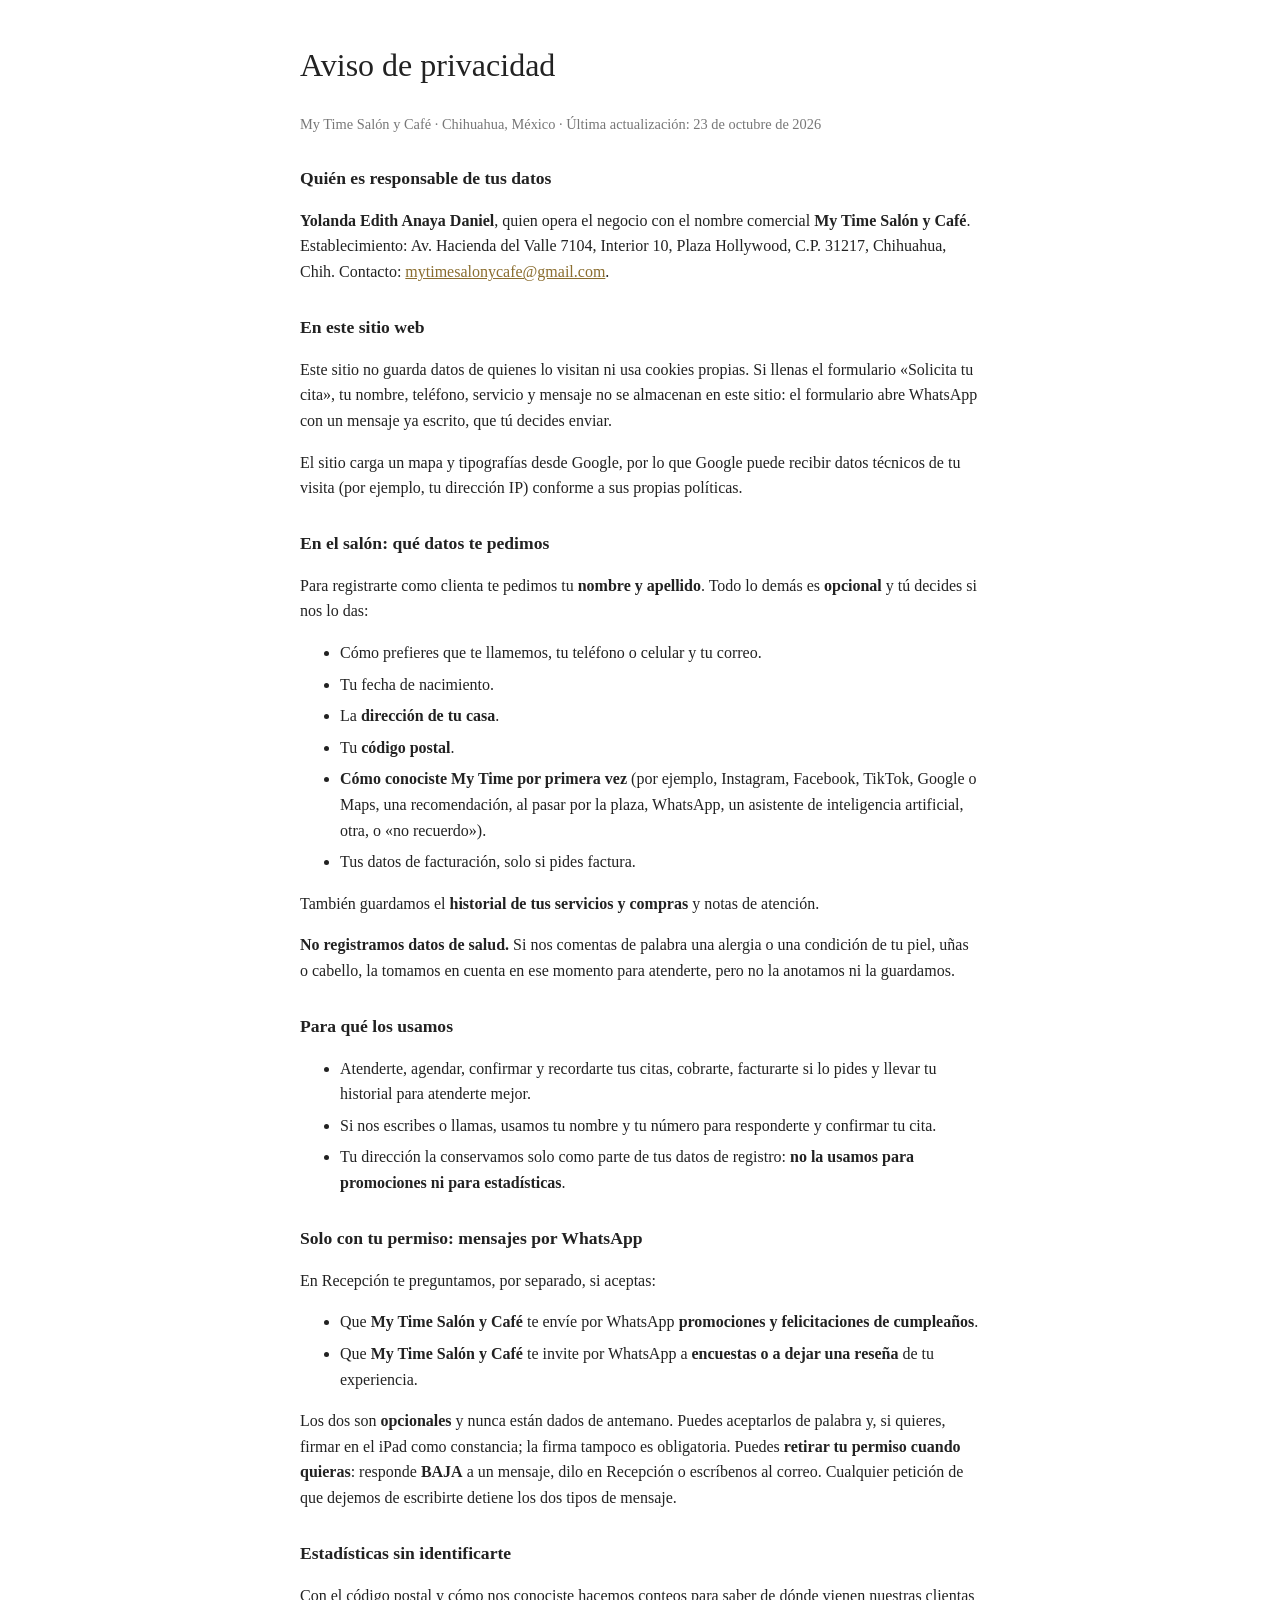
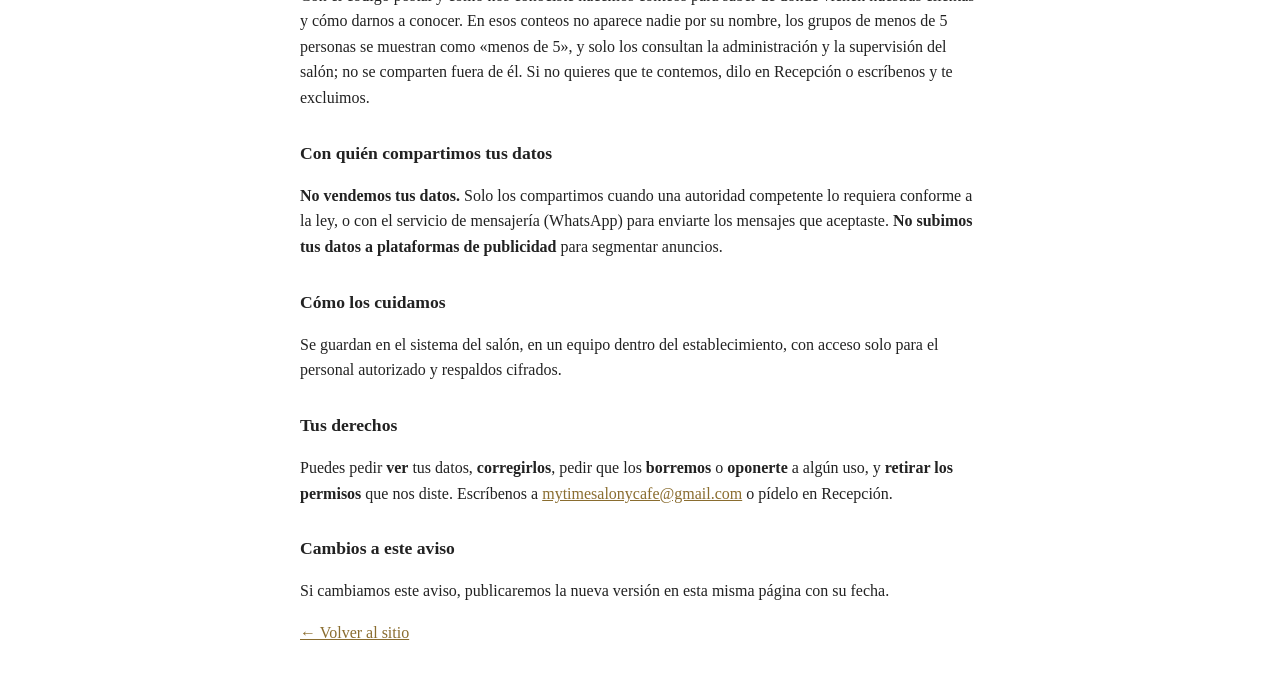
<file: privacidad.html>
<!doctype html>
<html lang="es">
<head>
<meta charset="utf-8">
<meta name="viewport" content="width=device-width, initial-scale=1">
<title>Aviso de privacidad · My Time Salón y Café</title>
<style>body{font-family:Georgia,serif;max-width:680px;margin:40px auto;padding:0 20px;line-height:1.6;color:#222}h1{font-weight:500}h2{margin-top:28px;font-size:1.1em}a{color:#8a6d2f}.nota{color:#777;font-size:.9em}li{margin-bottom:6px}</style>
</head>
<body>
<h1>Aviso de privacidad</h1>
<p class="nota">My Time Salón y Café · Chihuahua, México · Última actualización: 23 de octubre de 2026</p>

<h2>Quién es responsable de tus datos</h2>
<p><strong>Yolanda Edith Anaya Daniel</strong>, quien opera el negocio con el nombre comercial <strong>My Time Salón y Café</strong>. Establecimiento: Av. Hacienda del Valle 7104, Interior 10, Plaza Hollywood, C.P. 31217, Chihuahua, Chih. Contacto: <a href="mailto:mytimesalonycafe@gmail.com">mytimesalonycafe@gmail.com</a>.</p>

<h2>En este sitio web</h2>
<p>Este sitio no guarda datos de quienes lo visitan ni usa cookies propias. Si llenas el formulario «Solicita tu cita», tu nombre, teléfono, servicio y mensaje no se almacenan en este sitio: el formulario abre WhatsApp con un mensaje ya escrito, que tú decides enviar.</p>
<p>El sitio carga un mapa y tipografías desde Google, por lo que Google puede recibir datos técnicos de tu visita (por ejemplo, tu dirección IP) conforme a sus propias políticas.</p>

<h2>En el salón: qué datos te pedimos</h2>
<p>Para registrarte como clienta te pedimos tu <strong>nombre y apellido</strong>. Todo lo demás es <strong>opcional</strong> y tú decides si nos lo das:</p>
<ul>
<li>Cómo prefieres que te llamemos, tu teléfono o celular y tu correo.</li>
<li>Tu fecha de nacimiento.</li>
<li>La <strong>dirección de tu casa</strong>.</li>
<li>Tu <strong>código postal</strong>.</li>
<li><strong>Cómo conociste My Time por primera vez</strong> (por ejemplo, Instagram, Facebook, TikTok, Google o Maps, una recomendación, al pasar por la plaza, WhatsApp, un asistente de inteligencia artificial, otra, o «no recuerdo»).</li>
<li>Tus datos de facturación, solo si pides factura.</li>
</ul>
<p>También guardamos el <strong>historial de tus servicios y compras</strong> y notas de atención.</p>
<p><strong>No registramos datos de salud.</strong> Si nos comentas de palabra una alergia o una condición de tu piel, uñas o cabello, la tomamos en cuenta en ese momento para atenderte, pero no la anotamos ni la guardamos.</p>

<h2>Para qué los usamos</h2>
<ul>
<li>Atenderte, agendar, confirmar y recordarte tus citas, cobrarte, facturarte si lo pides y llevar tu historial para atenderte mejor.</li>
<li>Si nos escribes o llamas, usamos tu nombre y tu número para responderte y confirmar tu cita.</li>
<li>Tu dirección la conservamos solo como parte de tus datos de registro: <strong>no la usamos para promociones ni para estadísticas</strong>.</li>
</ul>

<h2>Solo con tu permiso: mensajes por WhatsApp</h2>
<p>En Recepción te preguntamos, por separado, si aceptas:</p>
<ul>
<li>Que <strong>My Time Salón y Café</strong> te envíe por WhatsApp <strong>promociones y felicitaciones de cumpleaños</strong>.</li>
<li>Que <strong>My Time Salón y Café</strong> te invite por WhatsApp a <strong>encuestas o a dejar una reseña</strong> de tu experiencia.</li>
</ul>
<p>Los dos son <strong>opcionales</strong> y nunca están dados de antemano. Puedes aceptarlos de palabra y, si quieres, firmar en el iPad como constancia; la firma tampoco es obligatoria. Puedes <strong>retirar tu permiso cuando quieras</strong>: responde <strong>BAJA</strong> a un mensaje, dilo en Recepción o escríbenos al correo. Cualquier petición de que dejemos de escribirte detiene los dos tipos de mensaje.</p>

<h2>Estadísticas sin identificarte</h2>
<p>Con el código postal y cómo nos conociste hacemos conteos para saber de dónde vienen nuestras clientas y cómo darnos a conocer. En esos conteos no aparece nadie por su nombre, los grupos de menos de 5 personas se muestran como «menos de 5», y solo los consultan la administración y la supervisión del salón; no se comparten fuera de él. Si no quieres que te contemos, dilo en Recepción o escríbenos y te excluimos.</p>

<h2>Con quién compartimos tus datos</h2>
<p><strong>No vendemos tus datos.</strong> Solo los compartimos cuando una autoridad competente lo requiera conforme a la ley, o con el servicio de mensajería (WhatsApp) para enviarte los mensajes que aceptaste. <strong>No subimos tus datos a plataformas de publicidad</strong> para segmentar anuncios.</p>

<h2>Cómo los cuidamos</h2>
<p>Se guardan en el sistema del salón, en un equipo dentro del establecimiento, con acceso solo para el personal autorizado y respaldos cifrados.</p>

<h2>Tus derechos</h2>
<p>Puedes pedir <strong>ver</strong> tus datos, <strong>corregirlos</strong>, pedir que los <strong>borremos</strong> o <strong>oponerte</strong> a algún uso, y <strong>retirar los permisos</strong> que nos diste. Escríbenos a <a href="mailto:mytimesalonycafe@gmail.com">mytimesalonycafe@gmail.com</a> o pídelo en Recepción.</p>

<h2>Cambios a este aviso</h2>
<p>Si cambiamos este aviso, publicaremos la nueva versión en esta misma página con su fecha.</p>

<p><a href="index.html">← Volver al sitio</a></p>
</body>
</html>
</file>
